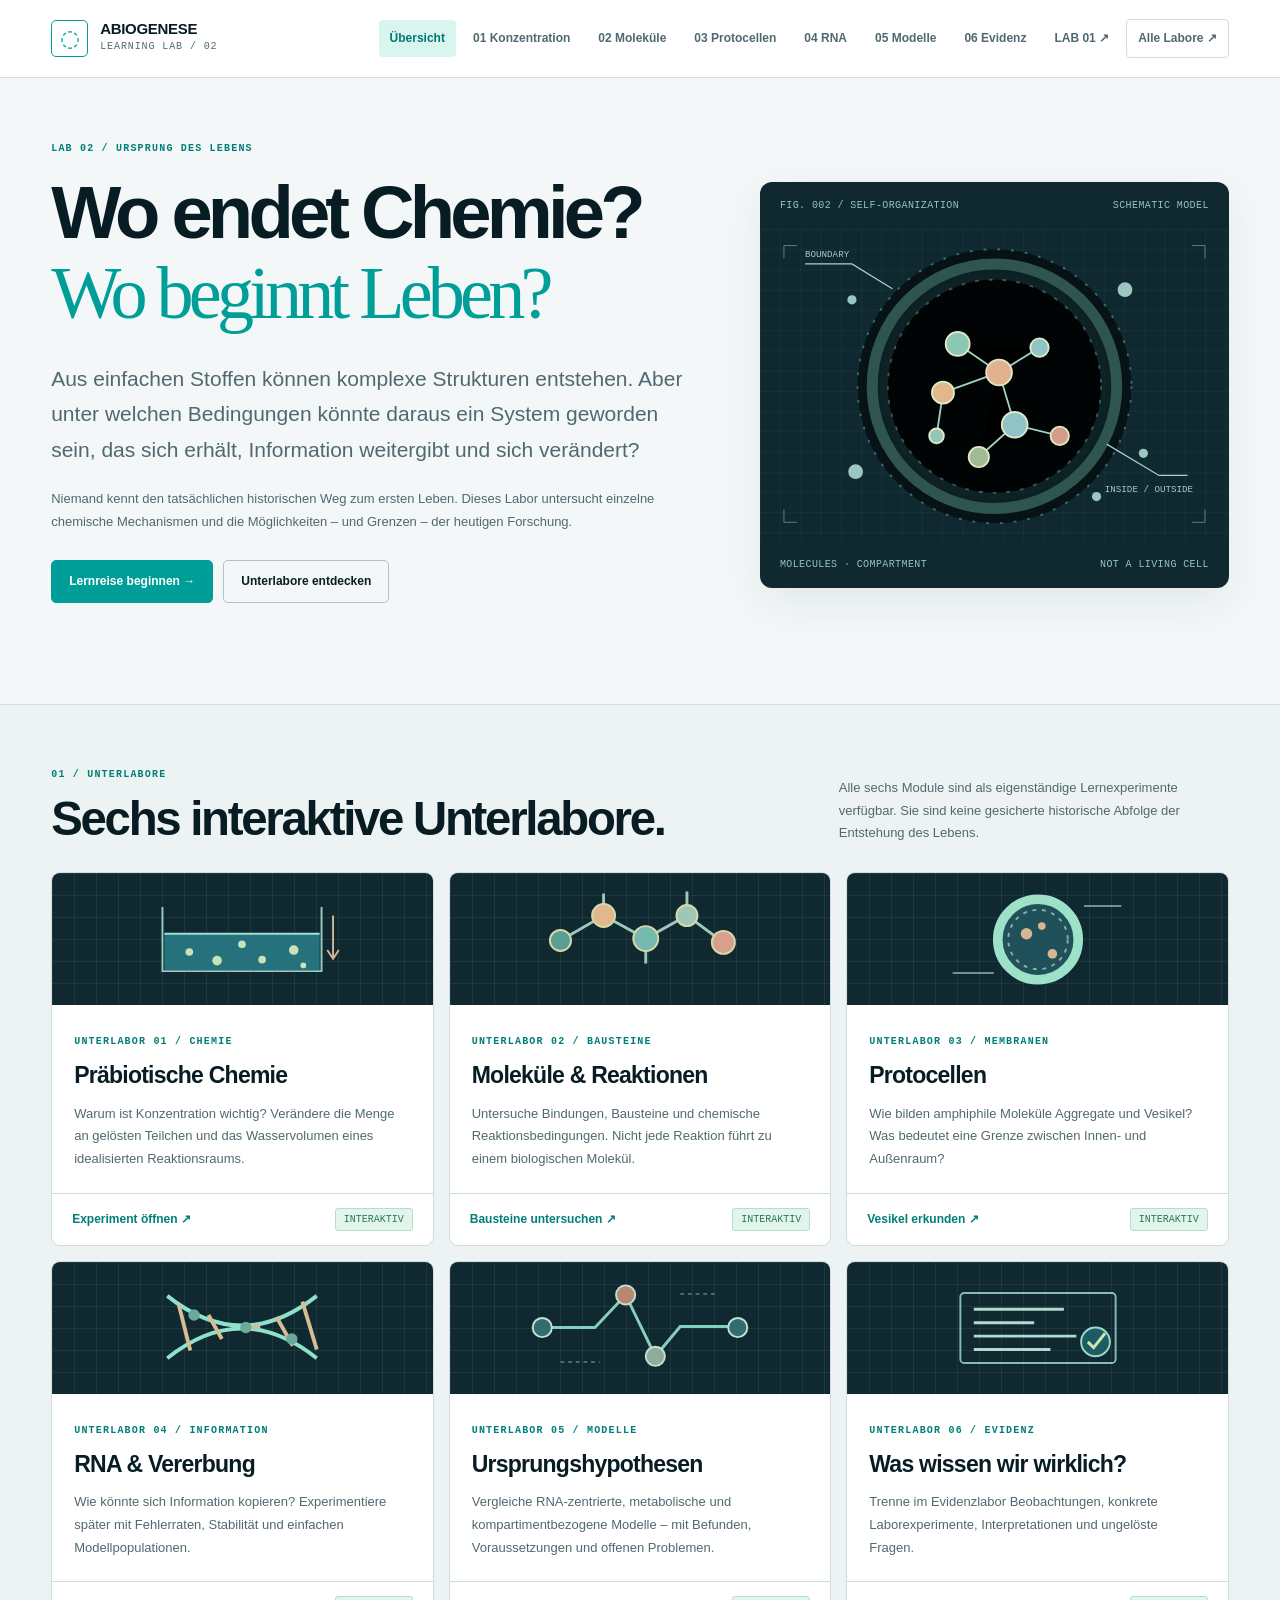
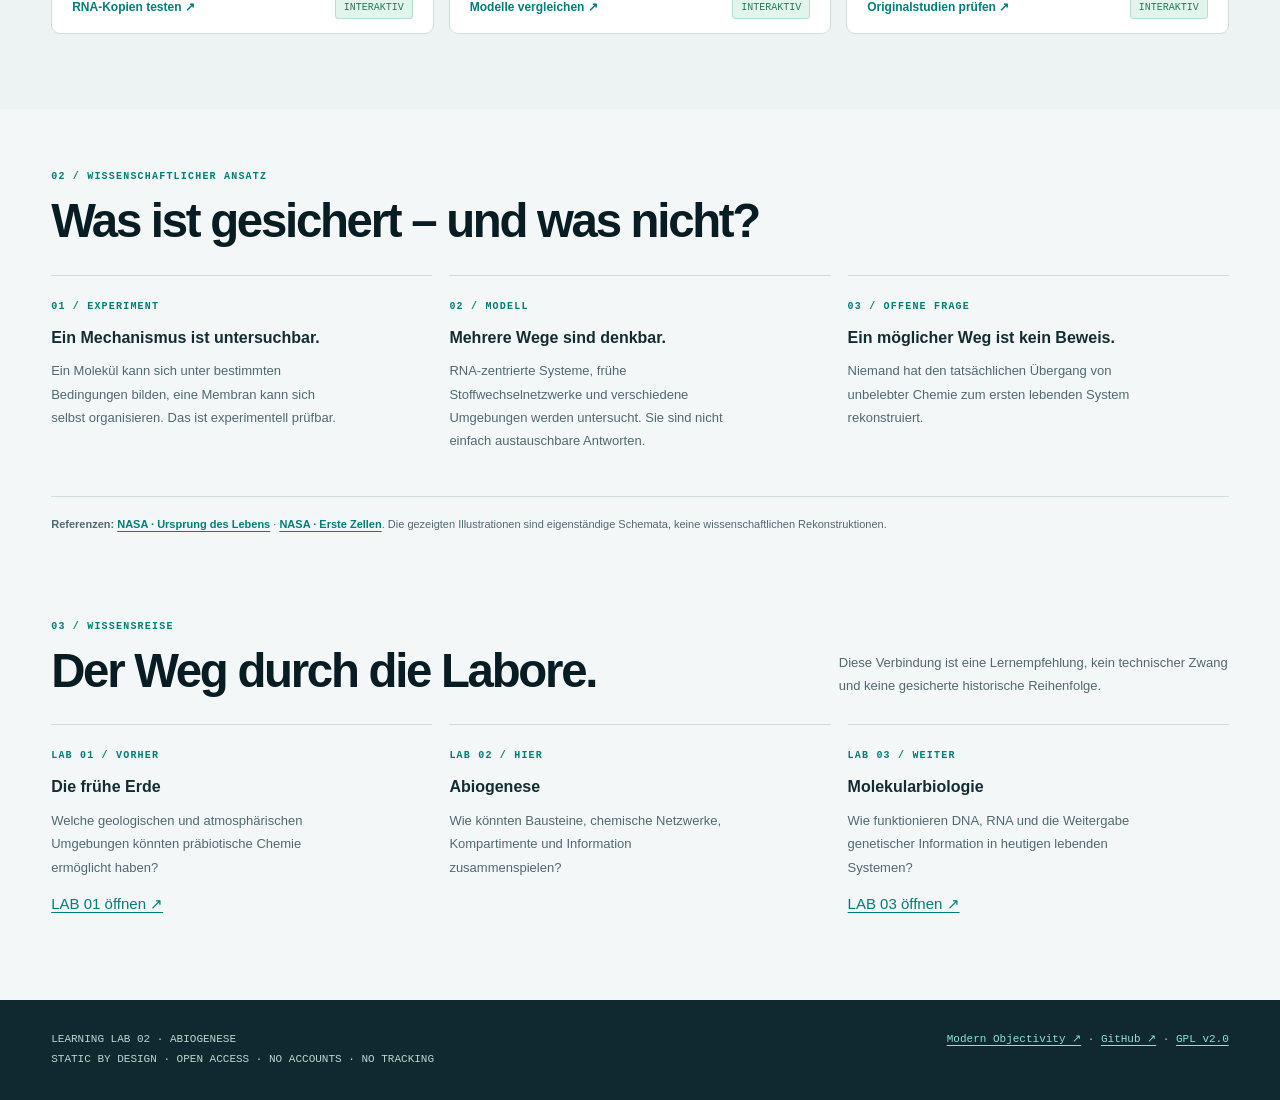
<file: index.html>
<!doctype html>
<html lang="de">
<head>
<meta charset="utf-8"><meta name="viewport" content="width=device-width,initial-scale=1">
<meta name="theme-color" content="#f3f8f6">
<meta name="description" content="LAB 02 – Abiogenese: Vom Molekül zum möglichen Ursprung des Lebens. Interaktive Experimente zu präbiotischer Chemie, Konzentration, Protocellen und Information.">
<title>Abiogenese — Learning Lab 02</title>
<link rel="stylesheet" href="modern-objectivity.css">
<link rel="stylesheet" href="abiogenesis.css">
</head>
<body class="abio">
<a href="#main" class="abio-skip">Zum Inhalt springen</a>
<header class="abio-header"><div class="abio-wrap abio-header-inner">
<a class="abio-brand" href="index.html"><span class="abio-brand-mark" aria-hidden="true">◌</span><span><strong>ABIOGENESE</strong><small>LEARNING LAB / 02</small></span></a>
<nav class="abio-nav" aria-label="Labor-Navigation"><a href="index.html" aria-current="page">Übersicht</a><a href="01_praebiotische_chemie.html">01 Konzentration</a><a href="02_bausteine.html">02 Moleküle</a><a href="03_protocellen.html">03 Protocellen</a><a href="04_rna_information.html">04 RNA</a><a href="05_hypothesen.html">05 Modelle</a><a href="06_evidenzlabor.html">06 Evidenz</a><a href="https://philippklinz.github.io/lab-early-earth/">LAB 01 ↗</a><a class="abio-home" href="https://philippklinz.github.io/learning-labs/">Alle Labore ↗</a></nav>
</div></header>
<main id="main">
<div class="abio-wrap">
<section class="abio-hero" aria-labelledby="lab02-title">
<div>
<div class="abio-eyebrow">LAB 02 / URSPRUNG DES LEBENS</div>
<h1 id="lab02-title">Wo endet Chemie?<br><em>Wo beginnt Leben?</em></h1>
<p class="abio-lead">Aus einfachen Stoffen können komplexe Strukturen entstehen. Aber unter welchen Bedingungen könnte daraus ein System geworden sein, das sich erhält, Information weitergibt und sich verändert?</p>
<p class="abio-hero-note">Niemand kennt den tatsächlichen historischen Weg zum ersten Leben. Dieses Labor untersucht einzelne chemische Mechanismen und die Möglichkeiten – und Grenzen – der heutigen Forschung.</p>
<div class="abio-actions"><a class="abio-link-btn" href="01_praebiotische_chemie.html">Lernreise beginnen →</a><a class="abio-link-btn secondary" href="#unterlabore">Unterlabore entdecken</a></div>
</div>
<div class="abio-hero-graphic" role="img" aria-label="Symbolische Illustration eines membranartigen Vesikels mit Molekülbausteinen; keine Rekonstruktion einer echten frühen Zelle">
<div class="abio-graphic-meta"><span>FIG. 002 / SELF-ORGANIZATION</span><span>SCHEMATIC MODEL</span></div>
<svg viewBox="0 0 510 340" xmlns="http://www.w3.org/2000/svg" aria-hidden="true">
<defs><radialGradient id="vesicle-fill"><stop offset="0" stop-color="#2d666e" stop-opacity=".24"/><stop offset=".9" stop-color="#347f83" stop-opacity=".47"/><stop offset="1" stop-color="#54a9a3" stop-opacity=".1"/></radialGradient><pattern id="abio-grid" width="22" height="22" patternUnits="userSpaceOnUse"><path d="M22 0H0V22" stroke="#a9d7c4" stroke-opacity=".09" fill="none"/></pattern></defs>
<rect width="510" height="340" fill="url(#abio-grid)"/>
<circle cx="255" cy="171" r="133" fill="url(#vesicle-fill)" stroke="#72cbbb" stroke-width="12" opacity=".92"/>
<circle cx="255" cy="171" r="116" stroke="#abd7c8" stroke-width="2" stroke-dasharray="4 11" opacity=".85"/>
<circle cx="255" cy="171" r="149" stroke="#5ca5a1" stroke-width="2" stroke-dasharray="3 12" opacity=".55"/>
<g stroke="#9cd3c1" stroke-width="2"><path d="M215 125L260 156 304 129"/><path d="M260 156L277 213 238 248"/><path d="M277 213L326 225"/><path d="M260 156L199 178"/><path d="M199 178L192 225"/></g>
<g stroke="#e2e8c8" stroke-width="2">
<circle cx="215" cy="125" r="13" fill="#8cc7b6"/><circle cx="260" cy="156" r="14" fill="#e2b18d"/><circle cx="304" cy="129" r="10" fill="#8fc3c7"/>
<circle cx="277" cy="213" r="14" fill="#8fc3c7"/><circle cx="238" cy="248" r="11" fill="#9fbc92"/><circle cx="326" cy="225" r="10" fill="#d49d87"/>
<circle cx="199" cy="178" r="12" fill="#e0b88c"/><circle cx="192" cy="225" r="8" fill="#93c6b4"/>
</g>
<g fill="#9cc7c1"><circle cx="100" cy="77" r="5"/><circle cx="397" cy="66" r="8"/><circle cx="417" cy="244" r="5"/><circle cx="104" cy="264" r="8"/><circle cx="366" cy="291" r="5"/></g>
<path d="M144 65l-44-27h-51M377 234l57 34h31" stroke="#a7d5c5" stroke-width="1.3" fill="none"/>
<text x="49" y="30" font-size="10" font-family="monospace" fill="#a4ccc3">BOUNDARY</text>
<text x="471" y="286" text-anchor="end" font-size="10" font-family="monospace" fill="#a4ccc3">INSIDE / OUTSIDE</text>
<path d="M26 18h14M26 18v14M470 18h14v14M26 305v14h14M470 319h14v-14" stroke="#8bb8ad" opacity=".65" fill="none"/>
</svg>
<div class="abio-graphic-meta"><span>MOLECULES · COMPARTMENT</span><span>NOT A LIVING CELL</span></div>
</div>
</section>
</div>
<section class="abio-section alt" id="unterlabore">
<div class="abio-wrap">
<div class="abio-section-title"><div><div class="abio-eyebrow">01 / UNTERLABORE</div><h2>Sechs interaktive Unterlabore.</h2></div><p>Alle sechs Module sind als eigenständige Lernexperimente verfügbar. Sie sind keine gesicherte historische Abfolge der Entstehung des Lebens.</p></div>
<div class="abio-card-grid">
<article class="abio-module">
<div class="abio-module-art"><svg viewBox="0 0 260 120" fill="none" aria-hidden="true"><path d="M47 26V93h166V26" stroke="#9ccac1" stroke-width="2"/><path d="M49 54H211V92H49Z" fill="#2a7f8a" opacity=".85"/><path d="M49 54H211" stroke="#9de1d4" stroke-width="2"/><g fill="#cae2b8"><circle cx="75" cy="73" r="4"/><circle cx="104" cy="82" r="5"/><circle cx="130" cy="65" r="4"/><circle cx="151" cy="81" r="4"/><circle cx="184" cy="71" r="5"/><circle cx="194" cy="87" r="3"/></g><path d="M225 35v45m-6-9 6 9 6-9" stroke="#d3b695" stroke-width="2"/></svg></div>
<div class="abio-module-body"><span class="abio-eyebrow">UNTERLABOR 01 / CHEMIE</span><h3>Präbiotische Chemie</h3><p>Warum ist Konzentration wichtig? Verändere die Menge an gelösten Teilchen und das Wasservolumen eines idealisierten Reaktionsraums.</p></div>
<div class="abio-module-foot"><a href="01_praebiotische_chemie.html">Experiment öffnen ↗</a><span class="abio-tag live">INTERAKTIV</span></div>
</article>
<article class="abio-module">
<div class="abio-module-art"><svg viewBox="0 0 260 120" fill="none" aria-hidden="true"><g stroke="#9cc9b9" stroke-width="3"><path d="M47 61L92 35 136 59 179 35 217 63"/><path d="M92 35v-23M136 59v26M179 35v-25"/></g><g stroke="#d7d8aa" stroke-width="2"><circle cx="47" cy="61" r="11" fill="#5a9e96"/><circle cx="92" cy="35" r="12" fill="#e1b78d"/><circle cx="136" cy="59" r="13" fill="#76b9af"/><circle cx="179" cy="35" r="11" fill="#a0c6b7"/><circle cx="217" cy="63" r="12" fill="#d99f8d"/></g></svg></div>
<div class="abio-module-body"><span class="abio-eyebrow">UNTERLABOR 02 / BAUSTEINE</span><h3>Moleküle &amp; Reaktionen</h3><p>Untersuche Bindungen, Bausteine und chemische Reaktionsbedingungen. Nicht jede Reaktion führt zu einem biologischen Molekül.</p></div>
<div class="abio-module-foot"><a href="02_bausteine.html">Bausteine untersuchen ↗</a><span class="abio-tag live">INTERAKTIV</span></div>
</article>
<article class="abio-module">
<div class="abio-module-art"><svg viewBox="0 0 260 120" fill="none" aria-hidden="true"><circle cx="130" cy="60" r="42" stroke="#9ee1c9" stroke-width="10" fill="#20515b"/><circle cx="130" cy="60" r="31" stroke="#87b2a2" stroke-width="2" stroke-dasharray="4 6"/><g fill="#d8b692"><circle cx="118" cy="54" r="6"/><circle cx="145" cy="75" r="5"/><circle cx="134" cy="46" r="4"/></g><path d="M41 95h43M178 25h39" stroke="#8cb9ae" stroke-width="1.5"/></svg></div>
<div class="abio-module-body"><span class="abio-eyebrow">UNTERLABOR 03 / MEMBRANEN</span><h3>Protocellen</h3><p>Wie bilden amphiphile Moleküle Aggregate und Vesikel? Was bedeutet eine Grenze zwischen Innen- und Außenraum?</p></div>
<div class="abio-module-foot"><a href="03_protocellen.html">Vesikel erkunden ↗</a><span class="abio-tag live">INTERAKTIV</span></div>
</article>
<article class="abio-module">
<div class="abio-module-art"><svg viewBox="0 0 260 120" fill="none" aria-hidden="true"><path d="M52 27Q130 89 208 27M52 92Q130 30 208 92" stroke="#8de2cb" stroke-width="4"/><path d="M64 36l12 48M95 47l14 25M135 61l14-2M166 49l17 30M193 33l15 50" stroke="#d7bd95" stroke-width="4"/><g fill="#6ba99d"><circle cx="80" cy="47" r="6"/><circle cx="134" cy="60" r="6"/><circle cx="182" cy="72" r="6"/></g></svg></div>
<div class="abio-module-body"><span class="abio-eyebrow">UNTERLABOR 04 / INFORMATION</span><h3>RNA &amp; Vererbung</h3><p>Wie könnte sich Information kopieren? Experimentiere später mit Fehlerraten, Stabilität und einfachen Modellpopulationen.</p></div>
<div class="abio-module-foot"><a href="04_rna_information.html">RNA-Kopien testen ↗</a><span class="abio-tag live">INTERAKTIV</span></div>
</article>
<article class="abio-module">
<div class="abio-module-art"><svg viewBox="0 0 260 120" fill="none" aria-hidden="true"><path d="M28 60h55l32-34 31 64 26-31h60" stroke="#85d0bc" stroke-width="3"/><g stroke="#c6dfd1" stroke-width="2"><circle cx="28" cy="60" r="10" fill="#326c71"/><circle cx="115" cy="26" r="10" fill="#b78a6f"/><circle cx="146" cy="90" r="10" fill="#8eac9c"/><circle cx="232" cy="60" r="10" fill="#326c71"/></g><path d="M47 96h41M172 25h40" stroke="#80b8ae" stroke-dasharray="4 4"/></svg></div>
<div class="abio-module-body"><span class="abio-eyebrow">UNTERLABOR 05 / MODELLE</span><h3>Ursprungshypothesen</h3><p>Vergleiche RNA-zentrierte, metabolische und kompartimentbezogene Modelle – mit Befunden, Voraussetzungen und offenen Problemen.</p></div>
<div class="abio-module-foot"><a href="05_hypothesen.html">Modelle vergleichen ↗</a><span class="abio-tag live">INTERAKTIV</span></div>
</article>
<article class="abio-module">
<div class="abio-module-art"><svg viewBox="0 0 260 120" fill="none" aria-hidden="true"><rect x="49" y="24" width="162" height="73" rx="4" stroke="#86bdb3" stroke-width="2"/><path d="M63 41h94M63 55h63M63 69h107M63 83h80" stroke="#b0dad0" stroke-width="3"/><circle cx="190" cy="75" r="15" fill="#1c5b63" stroke="#9edbc6" stroke-width="2"/><path d="M182 75l6 6 12-15" stroke="#d1e4b4" stroke-width="3"/></svg></div>
<div class="abio-module-body"><span class="abio-eyebrow">UNTERLABOR 06 / EVIDENZ</span><h3>Was wissen wir wirklich?</h3><p>Trenne im Evidenzlabor Beobachtungen, konkrete Laborexperimente, Interpretationen und ungelöste Fragen.</p></div>
<div class="abio-module-foot"><a href="06_evidenzlabor.html">Originalstudien prüfen ↗</a><span class="abio-tag live">INTERAKTIV</span></div>
</article>
</div>
</div>
</section>
<section class="abio-lower"><div class="abio-wrap">
<div class="abio-section-title"><div><div class="abio-eyebrow">02 / WISSENSCHAFTLICHER ANSATZ</div><h2>Was ist gesichert – und was nicht?</h2></div></div>
<div class="abio-columns">
<div class="abio-info"><span class="abio-eyebrow">01 / EXPERIMENT</span><strong>Ein Mechanismus ist untersuchbar.</strong><p>Ein Molekül kann sich unter bestimmten Bedingungen bilden, eine Membran kann sich selbst organisieren. Das ist experimentell prüfbar.</p></div>
<div class="abio-info"><span class="abio-eyebrow">02 / MODELL</span><strong>Mehrere Wege sind denkbar.</strong><p>RNA-zentrierte Systeme, frühe Stoffwechselnetzwerke und verschiedene Umgebungen werden untersucht. Sie sind nicht einfach austauschbare Antworten.</p></div>
<div class="abio-info"><span class="abio-eyebrow">03 / OFFENE FRAGE</span><strong>Ein möglicher Weg ist kein Beweis.</strong><p>Niemand hat den tatsächlichen Übergang von unbelebter Chemie zum ersten lebenden System rekonstruiert.</p></div>
</div>
<div class="abio-references"><strong>Referenzen:</strong> <a href="https://astrobiology.nasa.gov/education/alp/how-did-life-first-emerge-on-earth/">NASA · Ursprung des Lebens</a> · <a href="https://astrobiology.nasa.gov/education/alp/first-cells-arise/">NASA · Erste Zellen</a>. Die gezeigten Illustrationen sind eigenständige Schemata, keine wissenschaftlichen Rekonstruktionen.</div>
</div></section>
<section class="abio-wrap abio-lower" style="padding-top:0">
<div class="abio-section-title"><div><div class="abio-eyebrow">03 / WISSENSREISE</div><h2>Der Weg durch die Labore.</h2></div><p>Diese Verbindung ist eine Lernempfehlung, kein technischer Zwang und keine gesicherte historische Reihenfolge.</p></div>
<div class="abio-columns">
<div class="abio-info"><span class="abio-eyebrow">LAB 01 / VORHER</span><strong>Die frühe Erde</strong><p>Welche geologischen und atmosphärischen Umgebungen könnten präbiotische Chemie ermöglicht haben?</p><a href="https://philippklinz.github.io/lab-early-earth/">LAB 01 öffnen ↗</a></div>
<div class="abio-info"><span class="abio-eyebrow">LAB 02 / HIER</span><strong>Abiogenese</strong><p>Wie könnten Bausteine, chemische Netzwerke, Kompartimente und Information zusammenspielen?</p></div>
<div class="abio-info"><span class="abio-eyebrow">LAB 03 / WEITER</span><strong>Molekularbiologie</strong><p>Wie funktionieren DNA, RNA und die Weitergabe genetischer Information in heutigen lebenden Systemen?</p><a href="https://philippklinz.github.io/lab-molecular-biology/">LAB 03 öffnen ↗</a></div>
</div>
</section>
</main>
<footer class="abio-footer"><div class="abio-wrap abio-footer-inner"><span>LEARNING LAB 02 · ABIOGENESE<br>STATIC BY DESIGN · OPEN ACCESS · NO ACCOUNTS · NO TRACKING</span><span><a href="https://philippklinz.github.io/modern-objectivity-style/">Modern Objectivity ↗</a> · <a href="https://github.com/philippklinz/lab-abiogenesis">GitHub ↗</a> · <a href="LICENSE">GPL v2.0</a></span></div></footer>
</body>
</html>
</file>
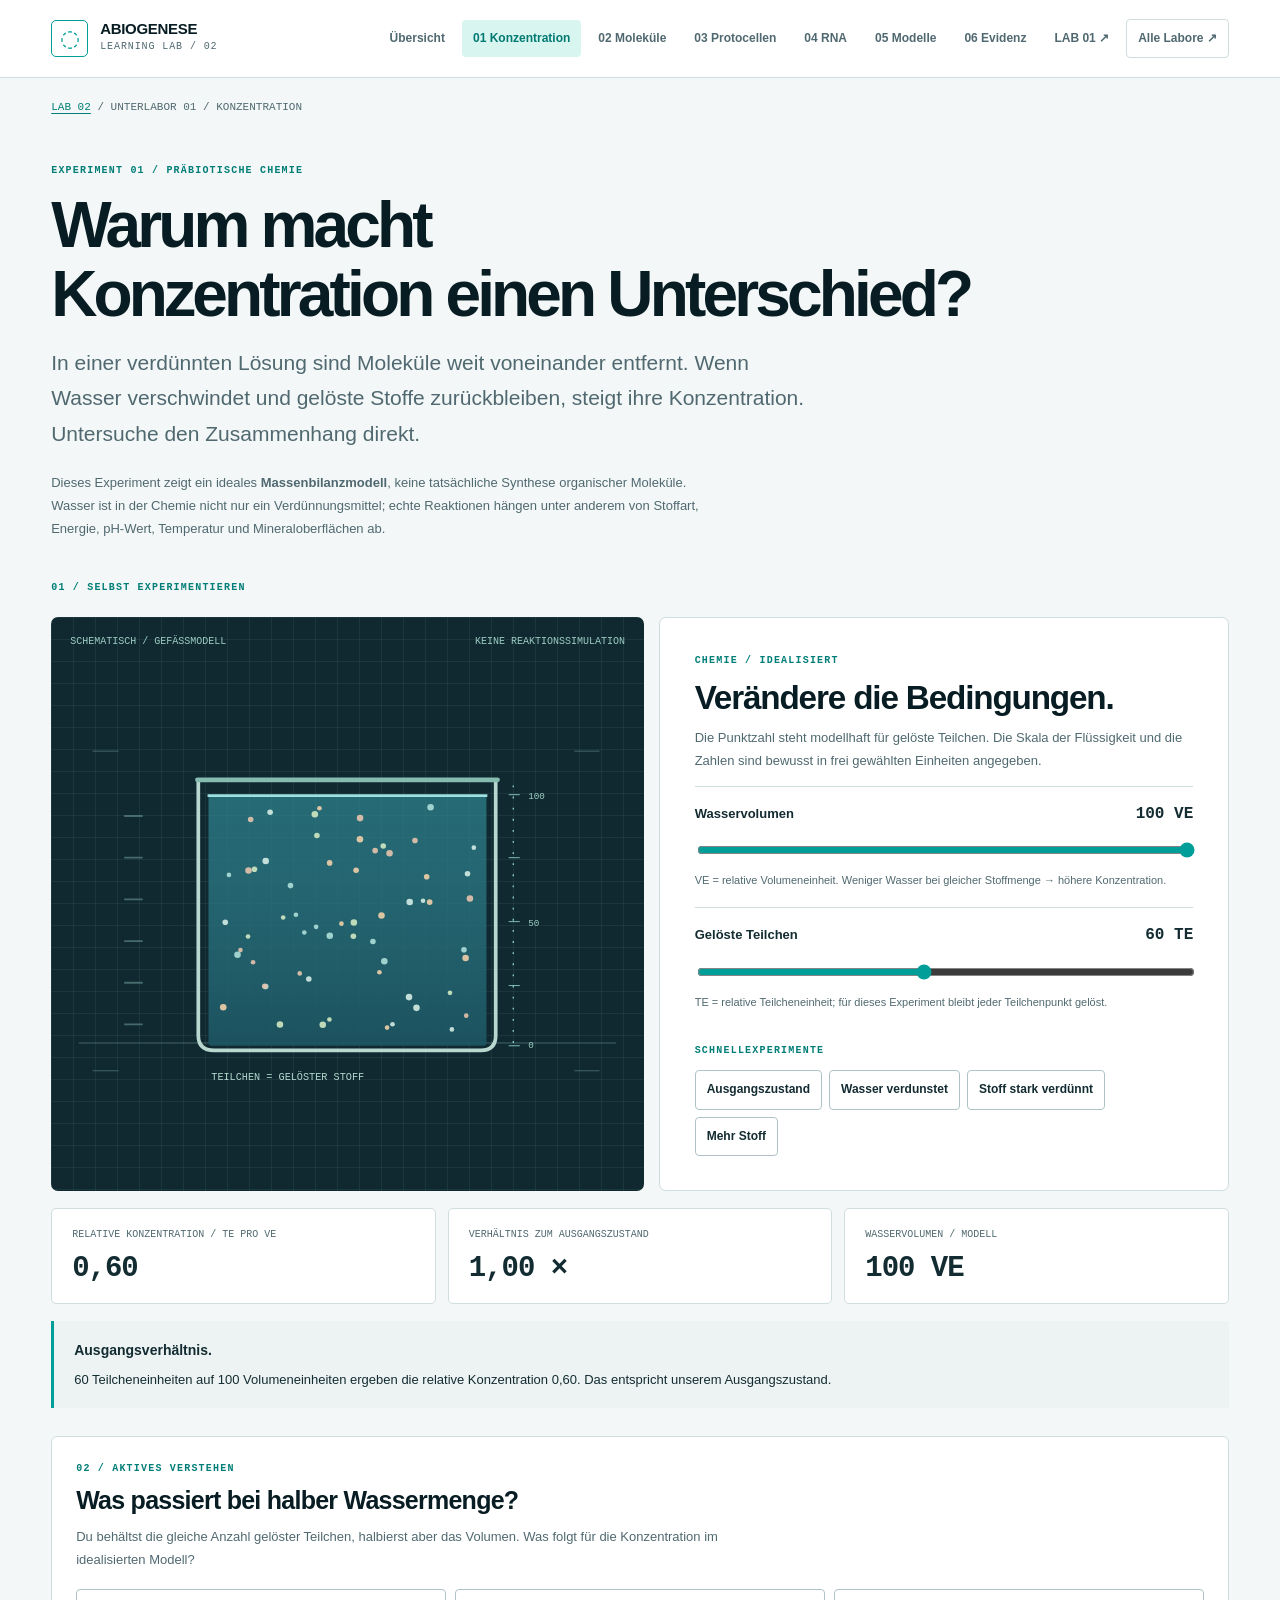
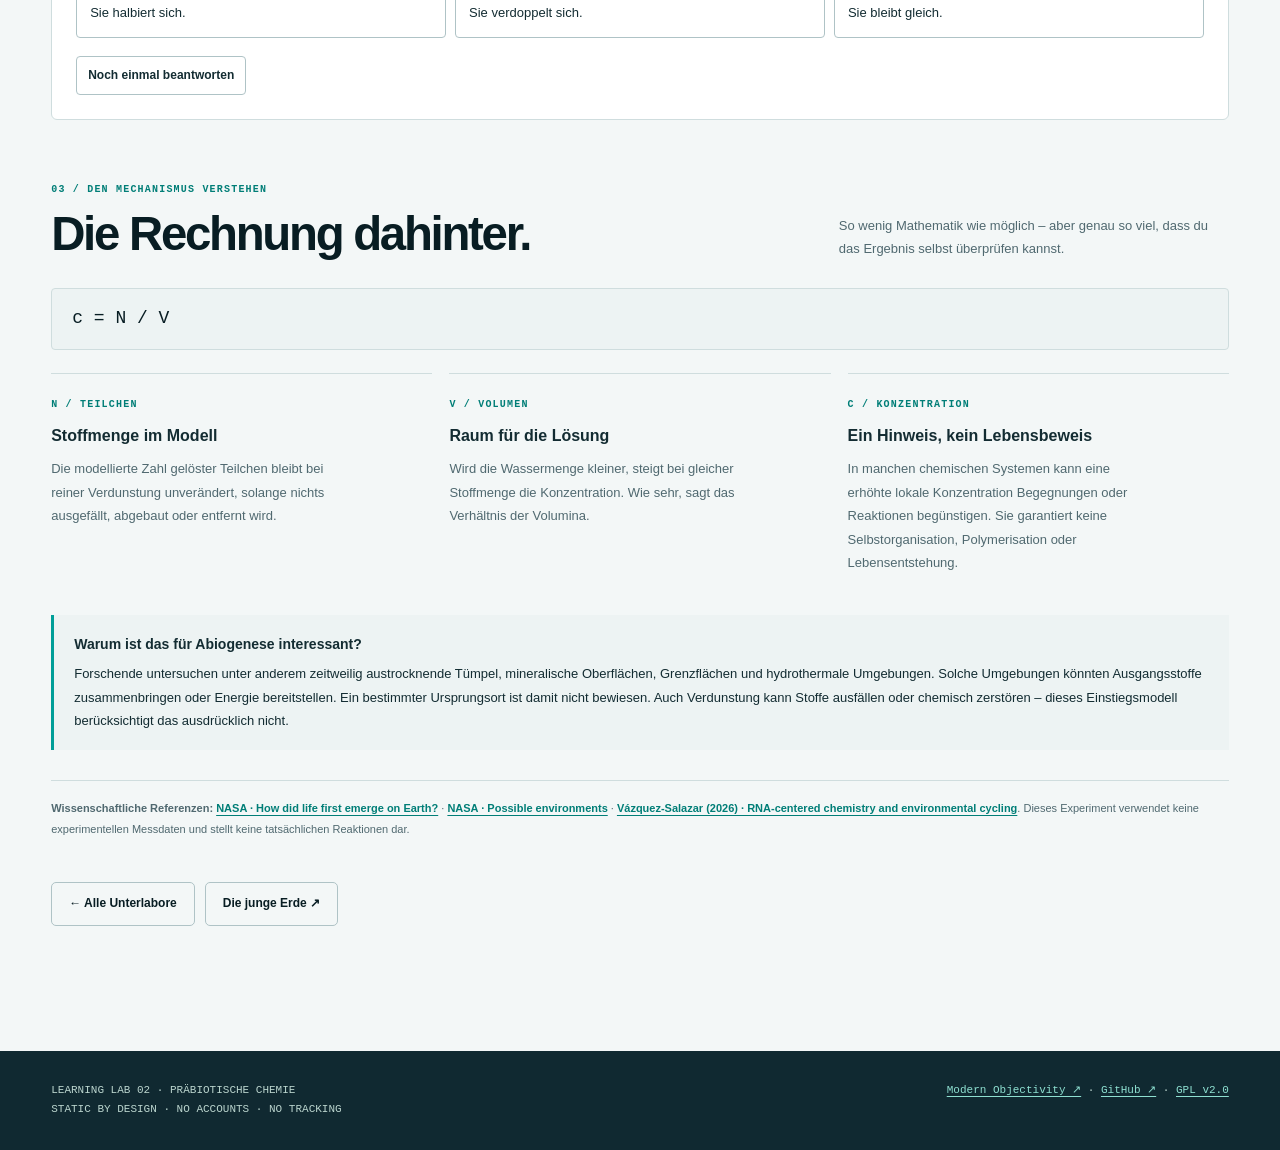
<file: 01_praebiotische_chemie.html>
<!doctype html>
<html lang="de">
<head>
<meta charset="utf-8"><meta name="viewport" content="width=device-width,initial-scale=1">
<meta name="theme-color" content="#f3f8f6">
<meta name="description" content="Interaktives Konzentrationsexperiment: Verändere die Wassermenge und Stoffmenge in einem idealisierten präbiotischen Reaktionsraum.">
<title>Präbiotische Chemie — Learning Lab 02</title>
<link rel="stylesheet" href="modern-objectivity.css">
<link rel="stylesheet" href="abiogenesis.css">
<script defer src="chemistry-lab.js"></script>
</head>
<body class="abio">
<a href="#main" class="abio-skip">Zum Inhalt springen</a>
<header class="abio-header"><div class="abio-wrap abio-header-inner">
<a class="abio-brand" href="index.html"><span class="abio-brand-mark" aria-hidden="true">◌</span><span><strong>ABIOGENESE</strong><small>LEARNING LAB / 02</small></span></a>
<nav class="abio-nav" aria-label="Labor-Navigation"><a href="index.html">Übersicht</a><a href="01_praebiotische_chemie.html" aria-current="page">01 Konzentration</a><a href="02_bausteine.html">02 Moleküle</a><a href="03_protocellen.html">03 Protocellen</a><a href="04_rna_information.html">04 RNA</a><a href="05_hypothesen.html">05 Modelle</a><a href="06_evidenzlabor.html">06 Evidenz</a><a href="https://philippklinz.github.io/lab-early-earth/">LAB 01 ↗</a><a class="abio-home" href="https://philippklinz.github.io/learning-labs/">Alle Labore ↗</a></nav>
</div></header>
<main id="main" class="abio-wrap">
<div class="abio-crumb"><a href="index.html">LAB 02</a> / UNTERLABOR 01 / KONZENTRATION</div>
<section class="abio-experiment-head">
<div class="abio-eyebrow">EXPERIMENT 01 / PRÄBIOTISCHE CHEMIE</div>
<h1>Warum macht<br>Konzentration einen Unterschied?</h1>
<p class="abio-lead">In einer verdünnten Lösung sind Moleküle weit voneinander entfernt. Wenn Wasser verschwindet und gelöste Stoffe zurückbleiben, steigt ihre Konzentration. Untersuche den Zusammenhang direkt.</p>
<p class="abio-hero-note">Dieses Experiment zeigt ein ideales <strong>Massenbilanzmodell</strong>, keine tatsächliche Synthese organischer Moleküle. Wasser ist in der Chemie nicht nur ein Verdünnungsmittel; echte Reaktionen hängen unter anderem von Stoffart, Energie, pH-Wert, Temperatur und Mineraloberflächen ab.</p>
</section>
<section aria-labelledby="experiment-title">
<div class="abio-eyebrow">01 / SELBST EXPERIMENTIEREN</div>
<div class="abio-experiment">
<div class="abio-tank" role="img" id="lab-beaker" aria-label="Schematisches Gefäß mit veränderlichem Wasserniveau und Punkten für gelöste Teilchen. Zahlenwerte stehen rechts und unter dem Diagramm.">
<div class="abio-tank-label"><span>SCHEMATISCH / GEFÄSSMODELL</span><span>KEINE REAKTIONSSIMULATION</span></div>
<svg viewBox="0 0 640 440" xmlns="http://www.w3.org/2000/svg" aria-hidden="true">
<defs>
  <linearGradient id="fluid-tint" x1="0" y1="0" x2="0" y2="1"><stop offset="0" stop-color="#328e9a" stop-opacity=".7"/><stop offset="1" stop-color="#1d5562"/></linearGradient>
  <clipPath id="water-clip"><rect id="water-clip-rect" x="171" y="103" width="298" height="270"/></clipPath>
</defs>
<g opacity=".6" stroke="#6c9793" fill="none">
<path d="M30 370H610M45 55h28M565 55h27M45 400h28M565 400h27" stroke-width="1"/>
<path d="M79 350h20m-20-45h20m-20-45h20m-20-45h20m-20-45h20m-20-45h20" stroke-width="2"/>
</g>
<path d="M159 86V362Q159 378 176 378H464Q480 378 480 362V86" stroke="#b8d8cf" stroke-width="4" fill="none" stroke-linecap="round"/>
<path d="M158 86H482" stroke="#86bbaf" stroke-width="5" stroke-linecap="round"/>
<rect id="fluid-body" x="170" y="100" width="300" height="273" fill="url(#fluid-tint)" opacity=".92" rx="3"/>
<line id="fluid-surface" x1="169" y1="103" x2="471" y2="103" stroke="#9ce0e0" stroke-width="3"/>
<g id="particle-cloud" clip-path="url(#water-clip)"></g>
<path d="M499 92V373" stroke="#87c7bd" stroke-dasharray="2 10" stroke-width="1.5"/>
<path d="M494 102h12M494 170h12M494 239h12M494 308h12M494 373h12" stroke="#87c7bd"/>
<text x="515" y="107" font-size="10" fill="#9fcfc3" font-family="monospace">100</text>
<text x="515" y="244" font-size="10" fill="#9fcfc3" font-family="monospace">50</text>
<text x="515" y="375" font-size="10" fill="#9fcfc3" font-family="monospace">0</text>
<text x="173" y="410" font-size="11" fill="#b3d7ce" font-family="monospace">TEILCHEN = GELÖSTER STOFF</text>
</svg>
</div>
<div class="abio-control-panel">
<div class="abio-eyebrow">CHEMIE / IDEALISIERT</div>
<h2 id="experiment-title">Verändere die Bedingungen.</h2>
<p>Die Punktzahl steht modellhaft für gelöste Teilchen. Die Skala der Flüssigkeit und die Zahlen sind bewusst in frei gewählten Einheiten angegeben.</p>
<div class="abio-control">
<div class="abio-control-head"><label for="water-volume">Wasservolumen</label><strong id="water-value">100 VE</strong></div>
<input type="range" id="water-volume" min="20" max="100" step="1" value="100" aria-describedby="water-help">
<div class="abio-control-help" id="water-help">VE = relative Volumeneinheit. Weniger Wasser bei gleicher Stoffmenge → höhere Konzentration.</div>
</div>
<div class="abio-control">
<div class="abio-control-head"><label for="solute-quantity">Gelöste Teilchen</label><strong id="solute-value">60 TE</strong></div>
<input type="range" id="solute-quantity" min="10" max="120" step="1" value="60" aria-describedby="solute-help">
<div class="abio-control-help" id="solute-help">TE = relative Teilcheneinheit; für dieses Experiment bleibt jeder Teilchenpunkt gelöst.</div>
</div>
<div class="abio-eyebrow" style="margin-top:15px">SCHNELLEXPERIMENTE</div>
<div class="abio-presets" role="group" aria-label="Beispielbedingungen wählen">
<button type="button" data-preset="baseline">Ausgangszustand</button>
<button type="button" data-preset="evaporation">Wasser verdunstet</button>
<button type="button" data-preset="dilution">Stoff stark verdünnt</button>
<button type="button" data-preset="more">Mehr Stoff</button>
</div>
</div>
</div>
<div class="abio-results" aria-label="Berechnete Modellwerte">
<div class="abio-metric"><span>RELATIVE KONZENTRATION / TE PRO VE</span><strong id="concentration-result" aria-live="polite">0,60</strong></div>
<div class="abio-metric"><span>VERHÄLTNIS ZUM AUSGANGSZUSTAND</span><strong id="relative-result" aria-live="polite">1,00 ×</strong></div>
<div class="abio-metric"><span>WASSERVOLUMEN / MODELL</span><strong id="volume-result">100 VE</strong></div>
</div>
<div id="experiment-interpretation" class="abio-interpret" role="status" aria-live="polite"><strong>Startpunkt.</strong> 60 relative Teilcheneinheiten verteilen sich auf 100 relative Volumeneinheiten. Verändere das Wasservolumen, um den Effekt zu beobachten.</div>
</section>
<section class="abio-question" aria-labelledby="knowledge-question">
<div class="abio-eyebrow">02 / AKTIVES VERSTEHEN</div>
<h2 id="knowledge-question">Was passiert bei halber Wassermenge?</h2>
<p class="abio-hero-note" style="margin:0">Du behältst die gleiche Anzahl gelöster Teilchen, halbierst aber das Volumen. Was folgt für die Konzentration im idealisierten Modell?</p>
<div class="abio-answers" role="group" aria-label="Lernfrage beantworten">
<button type="button" data-answer="half">Sie halbiert sich.</button>
<button type="button" data-answer="double">Sie verdoppelt sich.</button>
<button type="button" data-answer="same">Sie bleibt gleich.</button>
</div>
<div class="abio-feedback" id="learning-feedback" role="status" aria-live="polite" hidden></div>
<div class="abio-presets"><button type="button" class="abio-reset" id="reset-question">Noch einmal beantworten</button></div>
</section>
<section class="abio-section" aria-labelledby="formula-heading">
<div class="abio-section-title"><div><div class="abio-eyebrow">03 / DEN MECHANISMUS VERSTEHEN</div><h2 id="formula-heading">Die Rechnung dahinter.</h2></div><p>So wenig Mathematik wie möglich – aber genau so viel, dass du das Ergebnis selbst überprüfen kannst.</p></div>
<div class="abio-formula">c = N / V</div>
<div class="abio-columns" style="margin-top:23px">
<div class="abio-info"><span class="abio-eyebrow">N / TEILCHEN</span><strong>Stoffmenge im Modell</strong><p>Die modellierte Zahl gelöster Teilchen bleibt bei reiner Verdunstung unverändert, solange nichts ausgefällt, abgebaut oder entfernt wird.</p></div>
<div class="abio-info"><span class="abio-eyebrow">V / VOLUMEN</span><strong>Raum für die Lösung</strong><p>Wird die Wassermenge kleiner, steigt bei gleicher Stoffmenge die Konzentration. Wie sehr, sagt das Verhältnis der Volumina.</p></div>
<div class="abio-info"><span class="abio-eyebrow">c / KONZENTRATION</span><strong>Ein Hinweis, kein Lebensbeweis</strong><p>In manchen chemischen Systemen kann eine erhöhte lokale Konzentration Begegnungen oder Reaktionen begünstigen. Sie garantiert keine Selbstorganisation, Polymerisation oder Lebensentstehung.</p></div>
</div>
<div class="abio-interpret" style="margin-top:28px"><strong>Warum ist das für Abiogenese interessant?</strong> Forschende untersuchen unter anderem zeitweilig austrocknende Tümpel, mineralische Oberflächen, Grenzflächen und hydrothermale Umgebungen. Solche Umgebungen könnten Ausgangsstoffe zusammenbringen oder Energie bereitstellen. Ein bestimmter Ursprungsort ist damit nicht bewiesen. Auch Verdunstung kann Stoffe ausfällen oder chemisch zerstören – dieses Einstiegsmodell berücksichtigt das ausdrücklich nicht.</div>
<div class="abio-references"><strong>Wissenschaftliche Referenzen:</strong>
<a href="https://astrobiology.nasa.gov/education/alp/how-did-life-first-emerge-on-earth/" target="_blank" rel="noopener noreferrer">NASA · How did life first emerge on Earth?</a> ·
<a href="https://astrobiology.nasa.gov/education/alp/where-life-got-started/" target="_blank" rel="noopener noreferrer">NASA · Possible environments</a> ·
<a href="https://doi.org/10.1016/j.tibs.2026.07.002" target="_blank" rel="noopener noreferrer">Vázquez-Salazar (2026) · RNA-centered chemistry and environmental cycling</a>.
Dieses Experiment verwendet keine experimentellen Messdaten und stellt keine tatsächlichen Reaktionen dar.</div>
<div class="abio-actions"><a class="abio-link-btn secondary" href="index.html">← Alle Unterlabore</a><a class="abio-link-btn secondary" href="https://philippklinz.github.io/lab-early-earth/04_junge_erde.html">Die junge Erde ↗</a></div>
</section>
</main>
<footer class="abio-footer"><div class="abio-wrap abio-footer-inner"><span>LEARNING LAB 02 · PRÄBIOTISCHE CHEMIE<br>STATIC BY DESIGN · NO ACCOUNTS · NO TRACKING</span><span><a href="https://philippklinz.github.io/modern-objectivity-style/">Modern Objectivity ↗</a> · <a href="https://github.com/philippklinz/lab-abiogenesis">GitHub ↗</a> · <a href="LICENSE">GPL v2.0</a></span></div></footer>
</body>
</html>
</file>
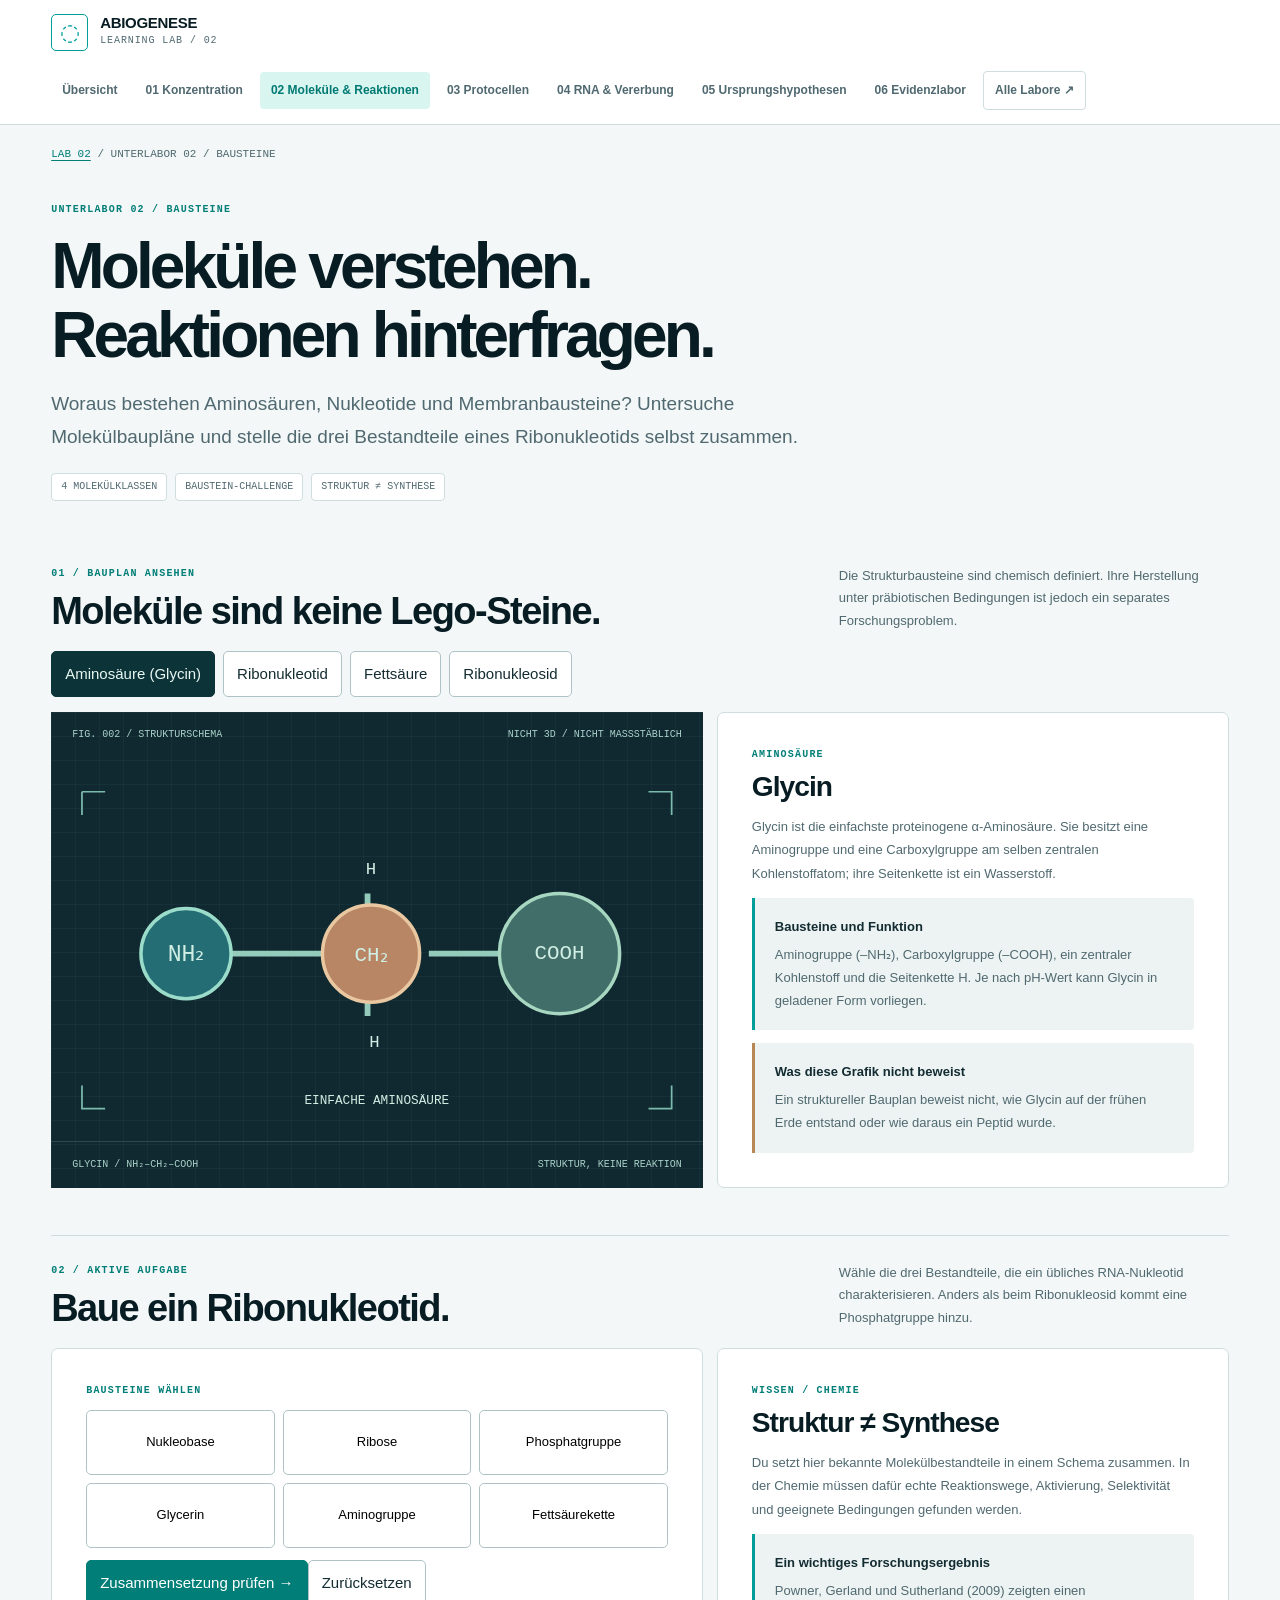
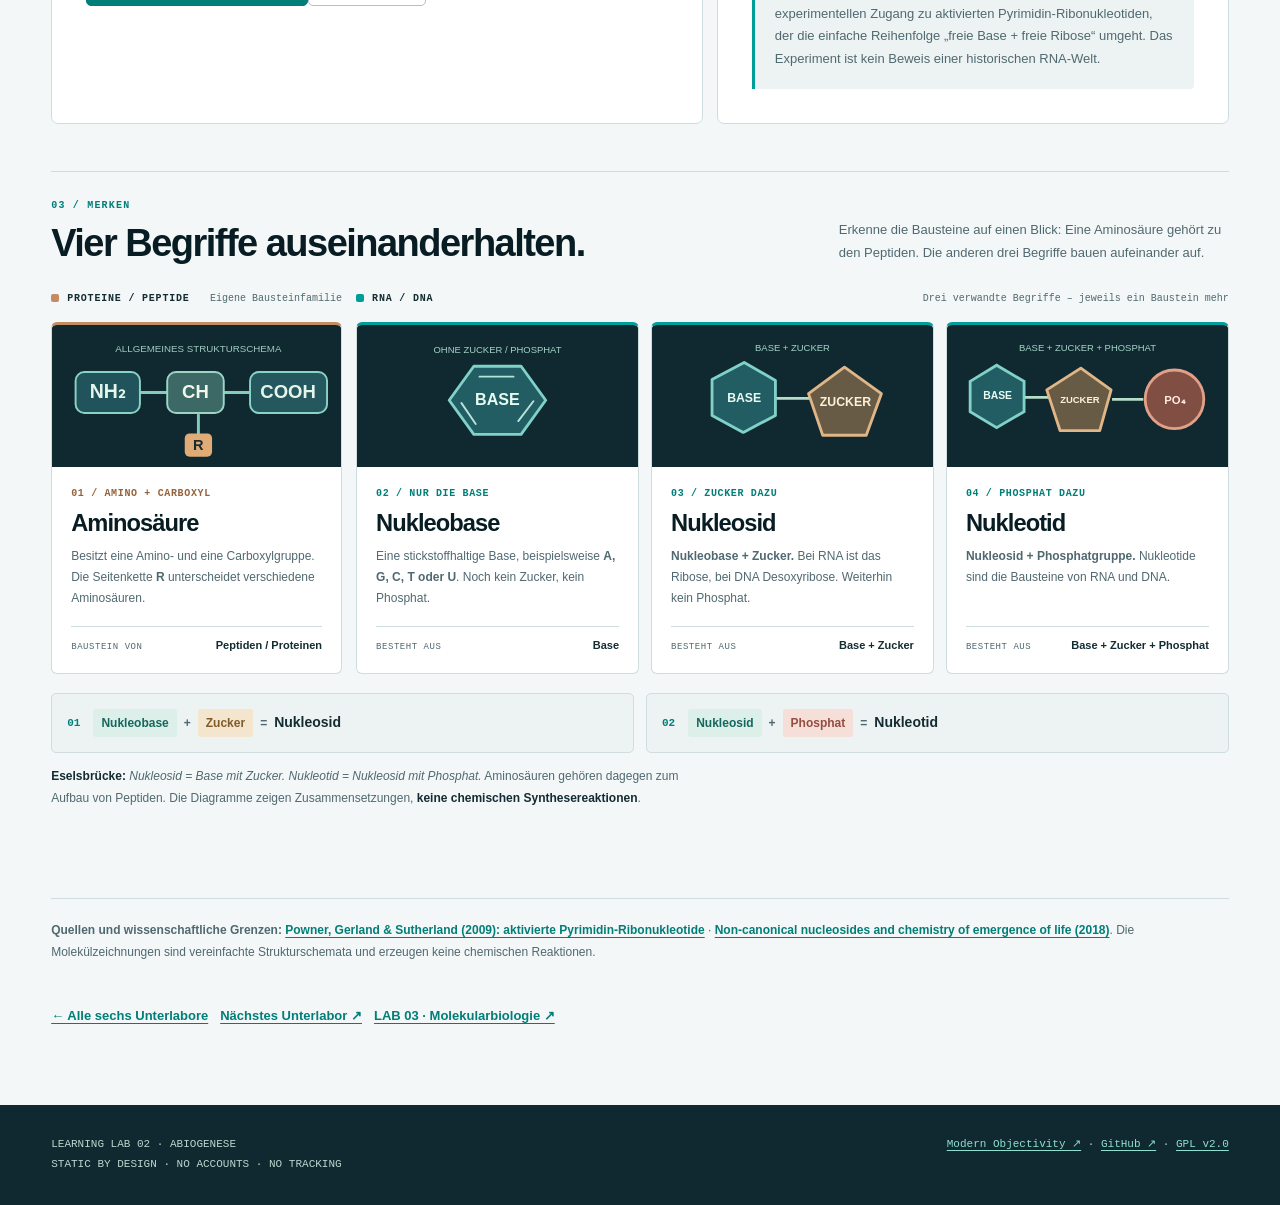
<file: 02_bausteine.html>
<!doctype html>
<html lang="de"><head><meta charset="utf-8"><meta name="viewport" content="width=device-width,initial-scale=1">
<meta name="theme-color" content="#f3f8f6"><title>Moleküle & Reaktionen — Learning Lab 02</title>
<meta name="description" content="Woraus bestehen Aminosäuren, Nukleotide und Membranbausteine? Untersuche Molekülbaupläne und stelle die drei Bestandteile eines Ribonukleotids selbst zusammen.">
<link rel="stylesheet" href="modern-objectivity.css"><link rel="stylesheet" href="abiogenesis.css"><link rel="stylesheet" href="lab02-modules.css">
<script defer src="lab02-modules.js"></script></head>
<body class="abio" data-sublab="02"><a class="abio-skip" href="#main">Zum Inhalt springen</a>
<header class="abio-header"><div class="abio-wrap abio-header-inner">
<a href="index.html" class="abio-brand"><span class="abio-brand-mark" aria-hidden="true">◌</span><span><strong>ABIOGENESE</strong><small>LEARNING LAB / 02</small></span></a>
<nav class="abio-nav" aria-label="Labor-Navigation">
<a href="index.html">Übersicht</a><a href="01_praebiotische_chemie.html">01 Konzentration</a>
<a href="02_bausteine.html" aria-current="page">02 Moleküle & Reaktionen</a><a href="03_protocellen.html">03 Protocellen</a><a href="04_rna_information.html">04 RNA & Vererbung</a><a href="05_hypothesen.html">05 Ursprungshypothesen</a><a href="06_evidenzlabor.html">06 Evidenzlabor</a>
<a class="abio-home" href="https://philippklinz.github.io/learning-labs/">Alle Labore ↗</a></nav></div></header>
<main id="main" class="abio-wrap"><div class="abio-crumb"><a href="index.html">LAB 02</a> / UNTERLABOR 02 / BAUSTEINE</div>
<section class="lab-intro"><div class="abio-eyebrow">UNTERLABOR 02 / Bausteine</div><h1>Moleküle verstehen.<br>Reaktionen hinterfragen.</h1>
<p>Woraus bestehen Aminosäuren, Nukleotide und Membranbausteine? Untersuche Molekülbaupläne und stelle die drei Bestandteile eines Ribonukleotids selbst zusammen.</p><div class="lab-index"><span>4 MOLEKÜLKLASSEN</span><span>BAUSTEIN-CHALLENGE</span><span>STRUKTUR ≠ SYNTHESE</span></div></section>

<section class="lab-section" aria-labelledby="molecule-title"><div class="lab-section-head"><div><div class="abio-eyebrow">01 / BAUPLAN ANSEHEN</div><h2 id="molecule-title">Moleküle sind keine Lego-Steine.</h2></div><p>Die Strukturbausteine sind chemisch definiert. Ihre Herstellung unter präbiotischen Bedingungen ist jedoch ein separates Forschungsproblem.</p></div>
<div class="lab-buttons" id="molecule-tabs" role="group" aria-label="Molekül auswählen">
<button type="button" class="lab-button" data-molecule="amino" aria-pressed="true">Aminosäure (Glycin)</button>
<button type="button" class="lab-button" data-molecule="nucleotide" aria-pressed="false">Ribonukleotid</button>
<button type="button" class="lab-button" data-molecule="fatty" aria-pressed="false">Fettsäure</button>
<button type="button" class="lab-button" data-molecule="nucleoside" aria-pressed="false">Ribonukleosid</button></div>
<div class="lab-grid"><div class="lab-art"><div class="lab-art-head"><span>FIG. 002 / STRUKTURSCHEMA</span><span>NICHT 3D / NICHT MASSSTÄBLICH</span></div>
<div id="molecule-art" role="img" aria-label="Schematische Molekülstruktur; die Beschriftung und Bestandteile werden rechts erläutert."></div>
<div class="lab-art-foot"><span id="molecule-formula">GLYCIN / NH₂–CH₂–COOH</span><span>STRUKTUR, KEINE REAKTION</span></div></div>
<div class="lab-pane"><div class="lab-pane-inner"><div class="abio-eyebrow" id="molecule-tag">AMINOSÄURE</div><h3 id="molecule-name">Glycin</h3><p id="molecule-description">Glycin ist eine einfache Aminosäure mit einer Amino- und einer Carboxylgruppe.</p><div class="lab-info"><strong>Bausteine und Funktion</strong><p id="molecule-parts">Aminogruppe, Carboxylgruppe, zentrales Kohlenstoffatom und Wasserstoff.</p></div><div class="lab-info" style="margin-top:13px;border-color:#b88756"><strong>Was diese Grafik nicht beweist</strong><p id="molecule-limit">Keine präbiotische Synthesereaktion wird hier berechnet.</p></div></div></div></div></section>
<section class="lab-section" aria-labelledby="molecule-quiz-title"><div class="lab-section-head"><div><div class="abio-eyebrow">02 / AKTIVE AUFGABE</div><h2 id="molecule-quiz-title">Baue ein Ribonukleotid.</h2></div><p>Wähle die drei Bestandteile, die ein übliches RNA-Nukleotid charakterisieren. Anders als beim Ribonukleosid kommt eine Phosphatgruppe hinzu.</p></div>
<div class="lab-grid"><div class="lab-pane"><div class="lab-pane-inner"><div class="abio-eyebrow">BAUSTEINE WÄHLEN</div>
<div class="lab-token-grid" id="build-tokens" role="group" aria-label="Molekülbestandteile">
<button data-part="base" type="button" aria-pressed="false">Nukleobase</button><button data-part="ribose" type="button" aria-pressed="false">Ribose</button><button data-part="phosphate" type="button" aria-pressed="false">Phosphatgruppe</button>
<button data-part="glycerol" type="button" aria-pressed="false">Glycerin</button><button data-part="amino" type="button" aria-pressed="false">Aminogruppe</button><button data-part="tail" type="button" aria-pressed="false">Fettsäurekette</button></div>
<button id="build-check" class="lab-button primary" type="button">Zusammensetzung prüfen →</button><button id="build-reset" class="lab-button" type="button">Zurücksetzen</button><div id="build-feedback" class="lab-feedback" role="status" aria-live="polite"></div></div></div>
<div class="lab-pane"><div class="lab-pane-inner"><div class="abio-eyebrow">WISSEN / CHEMIE</div><h3>Struktur ≠ Synthese</h3><p>Du setzt hier bekannte Molekülbestandteile in einem Schema zusammen. In der Chemie müssen dafür echte Reaktionswege, Aktivierung, Selektivität und geeignete Bedingungen gefunden werden.</p><div class="lab-info"><strong>Ein wichtiges Forschungsergebnis</strong><p>Powner, Gerland und Sutherland (2009) zeigten einen experimentellen Zugang zu aktivierten Pyrimidin-Ribonukleotiden, der die einfache Reihenfolge „freie Base + freie Ribose“ umgeht. Das Experiment ist kein Beweis einer historischen RNA-Welt.</p></div></div></div></div></section>
<section class="lab-section lab-memory" aria-labelledby="memory-title">
<div class="lab-section-head"><div><div class="abio-eyebrow">03 / MERKEN</div><h2 id="memory-title">Vier Begriffe auseinanderhalten.</h2></div><p>Erkenne die Bausteine auf einen Blick: Eine Aminosäure gehört zu den Peptiden. Die anderen drei Begriffe bauen aufeinander auf.</p></div>
<div class="lab-memory-layout">
  <div class="lab-memory-group lab-memory-protein">
    <div class="lab-memory-group-heading"><span class="lab-memory-group-dot protein-dot"></span><span>PROTEINE / PEPTIDE</span><small>Eigene Bausteinfamilie</small></div>
    <article class="lab-memory-card" data-concept="amino">
      <div class="lab-memory-art" role="img" aria-label="Allgemeines Schema einer Alpha-Aminosäure: NH2, zentrales CH, variable Seitenkette R und COOH.">
        <svg viewBox="0 0 280 128" aria-hidden="true" focusable="false">
          <path d="M79 60H112M167 60H196M142 83V103" stroke="#84cbb9" stroke-width="3" stroke-linecap="round"/>
          <rect x="16" y="39" width="66" height="42" rx="9" fill="#20535b" stroke="#89d2c4" stroke-width="2"/>
          <text x="49" y="66" fill="#e4f5ec" text-anchor="middle" font-size="20" font-weight="700">NH₂</text>
          <rect x="110" y="39" width="58" height="42" rx="9" fill="#3c6865" stroke="#9dd5c5" stroke-width="2"/>
          <text x="139" y="66" fill="#f0f6e9" text-anchor="middle" font-size="19" font-weight="700">CH</text>
          <rect x="195" y="39" width="79" height="42" rx="9" fill="#25575e" stroke="#89d2c4" stroke-width="2"/>
          <text x="234" y="66" fill="#e4f5ec" text-anchor="middle" font-size="19" font-weight="700">COOH</text>
          <rect x="128" y="102" width="28" height="24" rx="5" fill="#e0ab76"/>
          <text x="142" y="119" fill="#172c30" text-anchor="middle" font-size="15" font-weight="700">R</text>
          <text x="142" y="18" text-anchor="middle" fill="#9fcbbf" font-family="monospace" font-size="10">ALLGEMEINES STRUKTURSCHEMA</text>
        </svg>
      </div>
      <div class="lab-memory-card-body"><small>01 / AMINO + CARBOXYL</small><h3>Aminosäure</h3><p>Besitzt eine Amino- und eine Carboxylgruppe. Die Seitenkette <strong>R</strong> unterscheidet verschiedene Aminosäuren.</p><div class="lab-memory-card-foot"><span>BAUSTEIN VON</span><strong>Peptiden / Proteinen</strong></div></div>
    </article>
  </div>
  <div class="lab-memory-group lab-memory-nucleic">
    <div class="lab-memory-group-heading"><span class="lab-memory-group-dot nucleic-dot"></span><span>RNA / DNA</span><small>Drei verwandte Begriffe – jeweils ein Baustein mehr</small></div>
    <div class="lab-memory-nucleic-grid">
      <article class="lab-memory-card" data-concept="base">
        <div class="lab-memory-art" role="img" aria-label="Symbol einer einzelnen Nukleobase ohne Zucker und ohne Phosphat.">
          <svg viewBox="0 0 280 128" aria-hidden="true" focusable="false">
            <path d="M115 33L165 33L191 69L165 105L115 105L89 69Z" fill="#225d63" stroke="#80d1c7" stroke-width="3" stroke-linejoin="round"/>
            <path d="M121 44H157M178 70L162 91M117 94L102 72" stroke="#b7e4d8" stroke-width="2" stroke-linecap="round"/>
            <text x="140" y="74" text-anchor="middle" fill="#e8fbf3" font-size="17" font-weight="700">BASE</text>
            <text x="140" y="19" text-anchor="middle" fill="#a5d3c6" font-family="monospace" font-size="10">OHNE ZUCKER / PHOSPHAT</text>
          </svg>
        </div>
        <div class="lab-memory-card-body"><small>02 / NUR DIE BASE</small><h3>Nukleobase</h3><p>Eine stickstoffhaltige Base, beispielsweise <strong>A, G, C, T oder U</strong>. Noch kein Zucker, kein Phosphat.</p><div class="lab-memory-card-foot"><span>BESTEHT AUS</span><strong>Base</strong></div></div>
      </article>
      <article class="lab-memory-card" data-concept="nucleoside">
        <div class="lab-memory-art" role="img" aria-label="Nukleosid als Nukleobase verbunden mit einem Zucker, ohne Phosphat.">
          <svg viewBox="0 0 280 128" aria-hidden="true" focusable="false">
            <path d="M55 47L89 29L122 48L122 85L88 103L55 85Z" fill="#225d63" stroke="#80d1c7" stroke-width="3" stroke-linejoin="round"/>
            <text x="89" y="71" text-anchor="middle" fill="#eafbf4" font-size="13" font-weight="700">BASE</text>
            <path d="M123 67H159" stroke="#b6ddca" stroke-width="3"/>
            <path d="M195 34L234 62L218 106H172L157 62Z" fill="#685b46" stroke="#e1b686" stroke-width="3" stroke-linejoin="round"/>
            <text x="196" y="75" text-anchor="middle" fill="#fff0d8" font-size="13" font-weight="700">ZUCKER</text>
            <text x="140" y="17" text-anchor="middle" fill="#a5d3c6" font-family="monospace" font-size="10">BASE + ZUCKER</text>
          </svg>
        </div>
        <div class="lab-memory-card-body"><small>03 / ZUCKER DAZU</small><h3>Nukleosid</h3><p><strong>Nukleobase + Zucker.</strong> Bei RNA ist das Ribose, bei DNA Desoxyribose. Weiterhin kein Phosphat.</p><div class="lab-memory-card-foot"><span>BESTEHT AUS</span><strong>Base + Zucker</strong></div></div>
      </article>
      <article class="lab-memory-card" data-concept="nucleotide">
        <div class="lab-memory-art" role="img" aria-label="Nukleotid als Base verbunden mit einem Zucker und zusätzlich einer Phosphatgruppe.">
          <svg viewBox="0 0 280 128" aria-hidden="true" focusable="false">
            <path d="M16 49L44 32L73 49L73 81L44 98L16 81Z" fill="#225d63" stroke="#80d1c7" stroke-width="3"/>
            <text x="45" y="68" text-anchor="middle" fill="#e9fbf3" font-size="11" font-weight="700">BASE</text>
            <path d="M74 66H100" stroke="#b6ddca" stroke-width="3"/>
            <path d="M133 35L165 58L153 101H111L97 58Z" fill="#685b46" stroke="#e1b686" stroke-width="3" stroke-linejoin="round"/>
            <text x="132" y="72" text-anchor="middle" fill="#fff0d8" font-size="10" font-weight="700">ZUCKER</text>
            <path d="M166 68H199" stroke="#b6ddca" stroke-width="3"/>
            <circle cx="232" cy="68" r="31" fill="#814e43" stroke="#e2a087" stroke-width="3"/>
            <text x="232" y="73" text-anchor="middle" fill="#ffeadf" font-size="12" font-weight="700">PO₄</text>
            <text x="140" y="17" text-anchor="middle" fill="#a5d3c6" font-family="monospace" font-size="10">BASE + ZUCKER + PHOSPHAT</text>
          </svg>
        </div>
        <div class="lab-memory-card-body"><small>04 / PHOSPHAT DAZU</small><h3>Nukleotid</h3><p><strong>Nukleosid + Phosphatgruppe.</strong> Nukleotide sind die Bausteine von RNA und DNA.</p><div class="lab-memory-card-foot"><span>BESTEHT AUS</span><strong>Base + Zucker + Phosphat</strong></div></div>
      </article>
    </div>
  </div>
</div>
<div class="lab-memory-equations" aria-label="Merkhilfen zur Molekülzusammensetzung">
  <div class="lab-memory-equation"><span class="lab-memory-step">01</span><div class="lab-memory-formula"><span class="lab-memory-part part-base">Nukleobase</span><span class="lab-memory-operator">+</span><span class="lab-memory-part part-sugar">Zucker</span><span class="lab-memory-operator">=</span><strong>Nukleosid</strong></div></div>
  <div class="lab-memory-equation"><span class="lab-memory-step">02</span><div class="lab-memory-formula"><span class="lab-memory-part part-base">Nukleosid</span><span class="lab-memory-operator">+</span><span class="lab-memory-part part-phosphate">Phosphat</span><span class="lab-memory-operator">=</span><strong>Nukleotid</strong></div></div>
</div>
<p class="lab-memory-hint"><strong>Eselsbrücke:</strong> <em>Nukleosid = Base mit Zucker.</em> <em>Nukleotid = Nukleosid mit Phosphat.</em> Aminosäuren gehören dagegen zum Aufbau von Peptiden. Die Diagramme zeigen Zusammensetzungen, <strong>keine chemischen Synthesereaktionen</strong>.</p>
</section>
<section class="lab-source" aria-label="Wissenschaftliche Quellen"><strong>Quellen und wissenschaftliche Grenzen:</strong> <a href="https://doi.org/10.1038/nature08013" target="_blank" rel="noopener noreferrer">Powner, Gerland &amp; Sutherland (2009): aktivierte Pyrimidin-Ribonukleotide</a> · <a href="https://www.nature.com/articles/s41467-018-07222-w" target="_blank" rel="noopener noreferrer">Non-canonical nucleosides and chemistry of emergence of life (2018)</a>. Die Molekülzeichnungen sind vereinfachte Strukturschemata und erzeugen keine chemischen Reaktionen.</section>
<nav class="lab-plain-nav" aria-label="Weiterführende Labore"><a href="index.html">← Alle sechs Unterlabore</a><a href="03_protocellen.html">Nächstes Unterlabor ↗</a><a href="https://philippklinz.github.io/lab-molecular-biology/">LAB 03 · Molekularbiologie ↗</a></nav>
</main><footer class="abio-footer"><div class="abio-wrap abio-footer-inner"><span>LEARNING LAB 02 · ABIOGENESE<br>STATIC BY DESIGN · NO ACCOUNTS · NO TRACKING</span><span><a href="https://philippklinz.github.io/modern-objectivity-style/">Modern Objectivity ↗</a> · <a href="https://github.com/philippklinz/lab-abiogenesis">GitHub ↗</a> · <a href="LICENSE">GPL v2.0</a></span></div></footer></body></html>
</file>
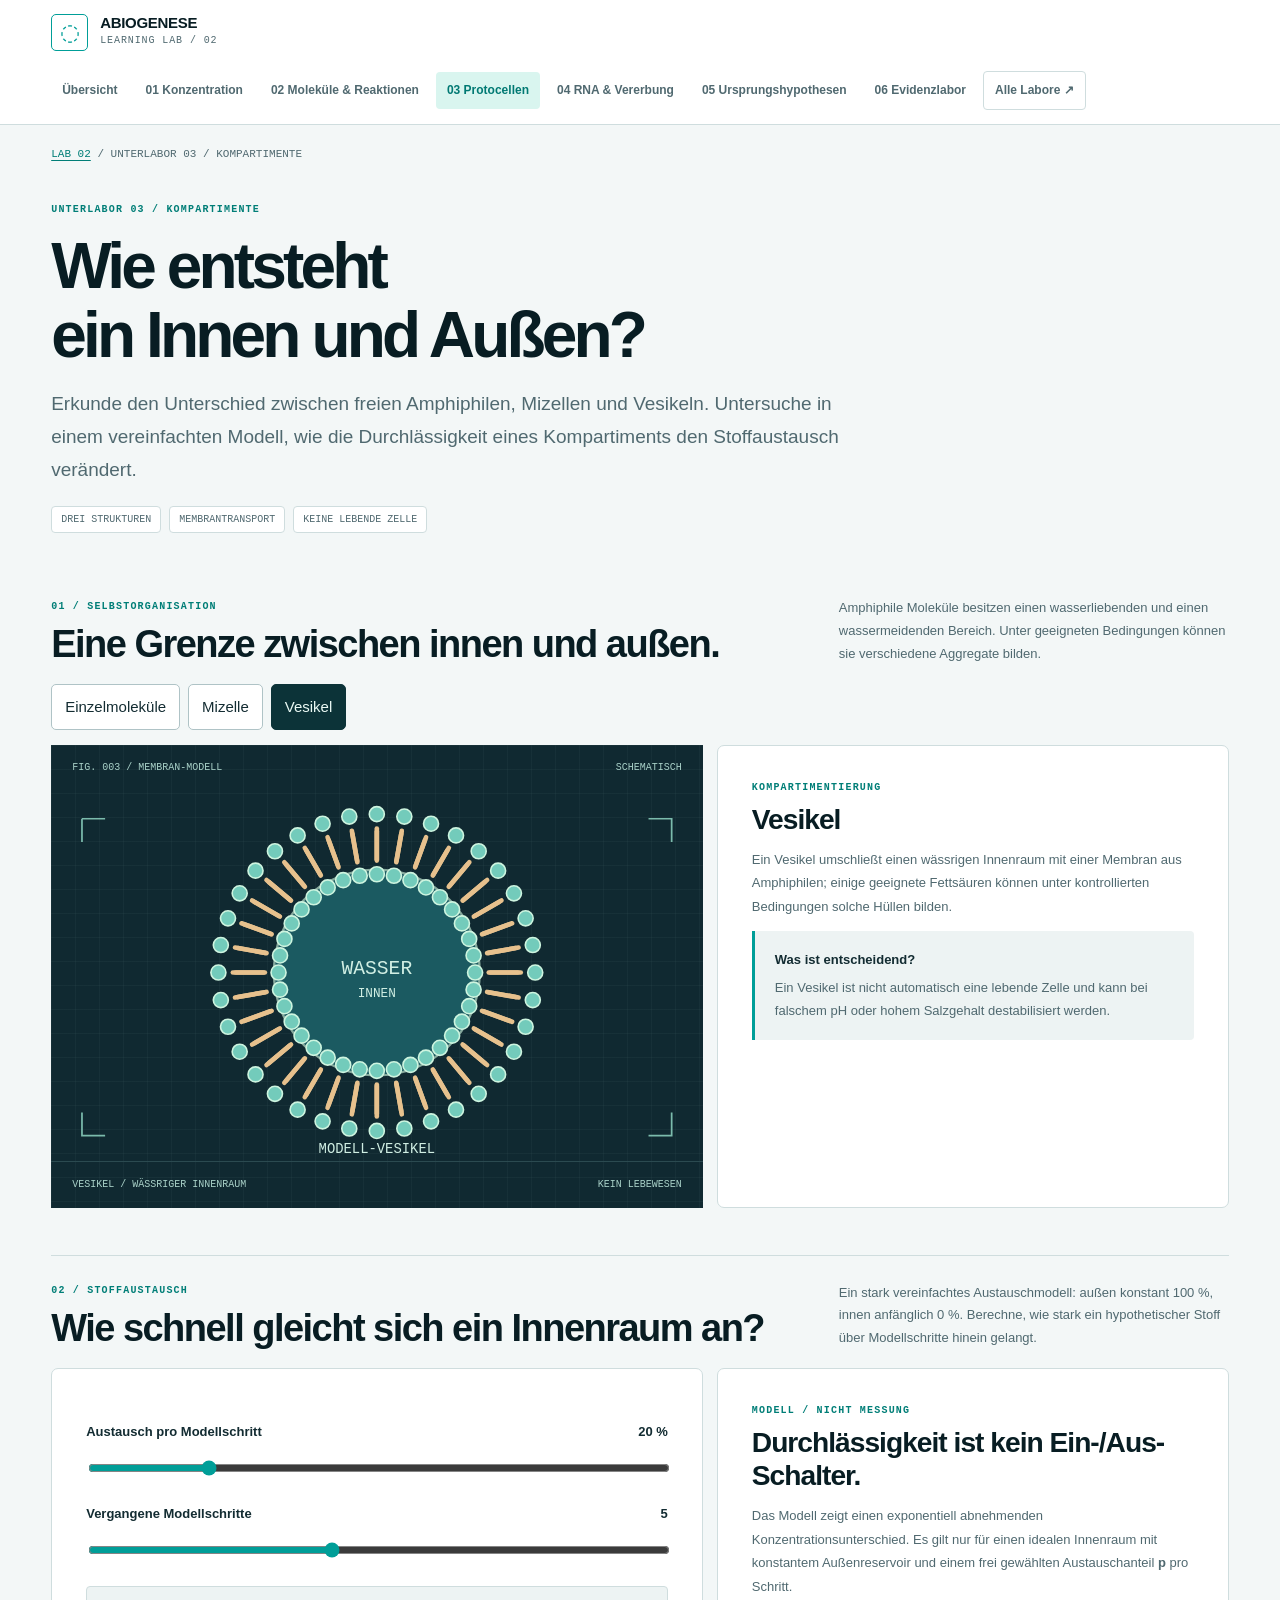
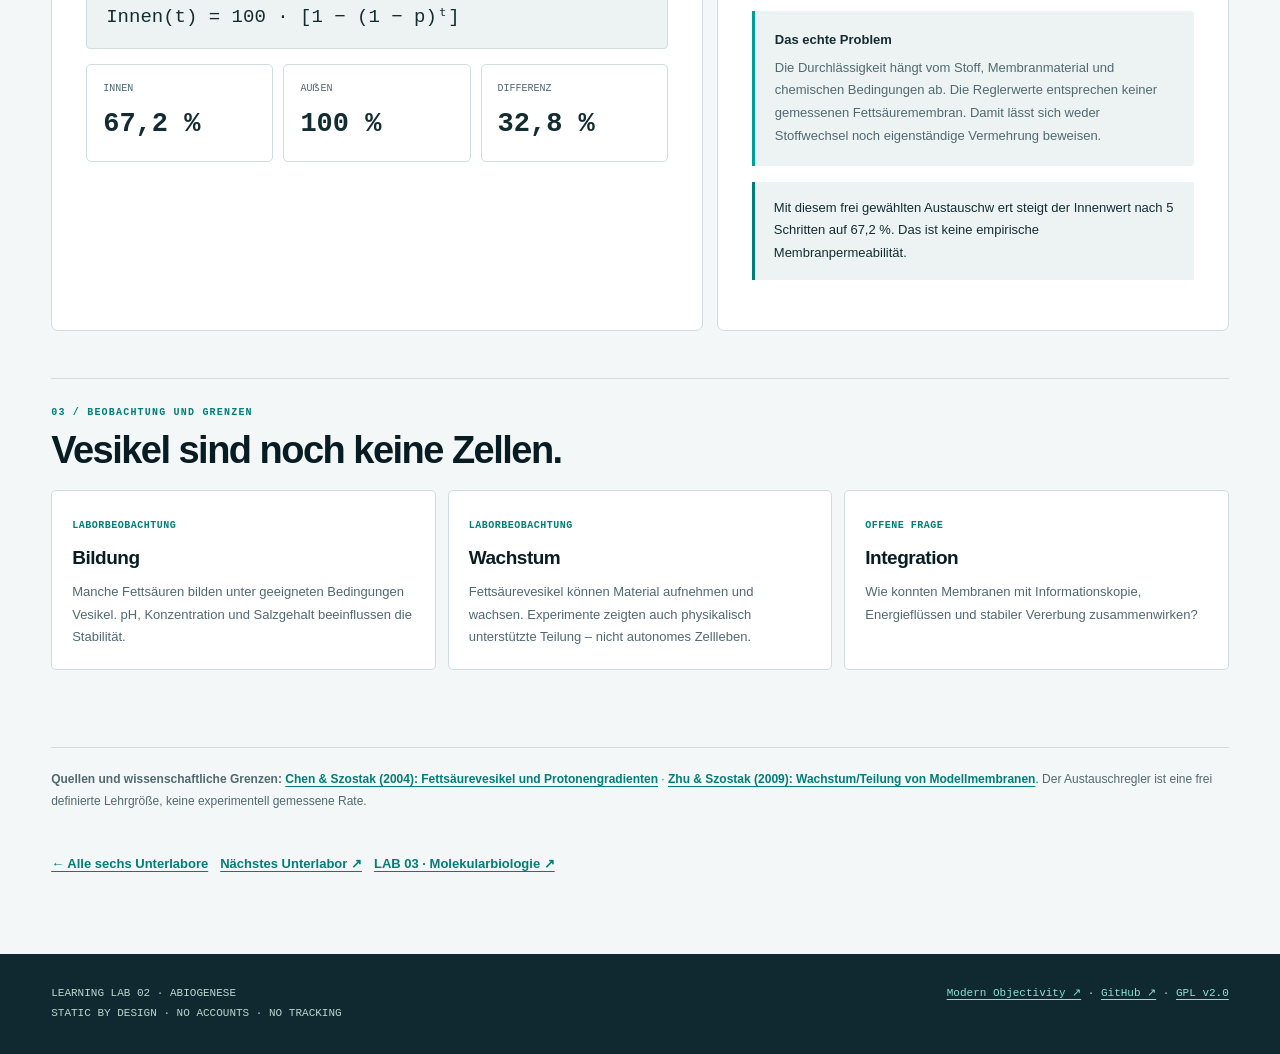
<file: 03_protocellen.html>
<!doctype html>
<html lang="de"><head><meta charset="utf-8"><meta name="viewport" content="width=device-width,initial-scale=1">
<meta name="theme-color" content="#f3f8f6"><title>Membranen & Protocellen — Learning Lab 02</title>
<meta name="description" content="Erkunde den Unterschied zwischen freien Amphiphilen, Mizellen und Vesikeln. Untersuche in einem vereinfachten Modell, wie die Durchlässigkeit eines Kompartiments den Stoffaustausch verändert.">
<link rel="stylesheet" href="modern-objectivity.css"><link rel="stylesheet" href="abiogenesis.css"><link rel="stylesheet" href="lab02-modules.css">
<script defer src="lab02-modules.js"></script></head>
<body class="abio" data-sublab="03"><a class="abio-skip" href="#main">Zum Inhalt springen</a>
<header class="abio-header"><div class="abio-wrap abio-header-inner">
<a href="index.html" class="abio-brand"><span class="abio-brand-mark" aria-hidden="true">◌</span><span><strong>ABIOGENESE</strong><small>LEARNING LAB / 02</small></span></a>
<nav class="abio-nav" aria-label="Labor-Navigation">
<a href="index.html">Übersicht</a><a href="01_praebiotische_chemie.html">01 Konzentration</a>
<a href="02_bausteine.html">02 Moleküle & Reaktionen</a><a href="03_protocellen.html" aria-current="page">03 Protocellen</a><a href="04_rna_information.html">04 RNA & Vererbung</a><a href="05_hypothesen.html">05 Ursprungshypothesen</a><a href="06_evidenzlabor.html">06 Evidenzlabor</a>
<a class="abio-home" href="https://philippklinz.github.io/learning-labs/">Alle Labore ↗</a></nav></div></header>
<main id="main" class="abio-wrap"><div class="abio-crumb"><a href="index.html">LAB 02</a> / UNTERLABOR 03 / KOMPARTIMENTE</div>
<section class="lab-intro"><div class="abio-eyebrow">UNTERLABOR 03 / Kompartimente</div><h1>Wie entsteht<br>ein Innen und Außen?</h1>
<p>Erkunde den Unterschied zwischen freien Amphiphilen, Mizellen und Vesikeln. Untersuche in einem vereinfachten Modell, wie die Durchlässigkeit eines Kompartiments den Stoffaustausch verändert.</p><div class="lab-index"><span>DREI STRUKTUREN</span><span>MEMBRANTRANSPORT</span><span>KEINE LEBENDE ZELLE</span></div></section>

<section class="lab-section" aria-labelledby="membrane-title"><div class="lab-section-head"><div><div class="abio-eyebrow">01 / SELBSTORGANISATION</div><h2 id="membrane-title">Eine Grenze zwischen innen und außen.</h2></div><p>Amphiphile Moleküle besitzen einen wasserliebenden und einen wassermeidenden Bereich. Unter geeigneten Bedingungen können sie verschiedene Aggregate bilden.</p></div>
<div class="lab-buttons" role="group" aria-label="Membranstruktur wählen">
<button class="lab-button" type="button" data-shape="free" aria-pressed="false">Einzelmoleküle</button>
<button class="lab-button" type="button" data-shape="micelle" aria-pressed="false">Mizelle</button>
<button class="lab-button" type="button" data-shape="vesicle" aria-pressed="true">Vesikel</button></div>
<div class="lab-grid"><div class="lab-art"><div class="lab-art-head"><span>FIG. 003 / MEMBRAN-MODELL</span><span>SCHEMATISCH</span></div>
<div id="membrane-art" role="img" aria-label="Schematische Anordnung von amphiphilen Molekülen als Vesikel, Mizelle oder einzelne Moleküle."></div>
<div class="lab-art-foot"><span id="membrane-art-label">VESIKEL / ZWEI GRENZFLÄCHEN</span><span>KEIN LEBEWESEN</span></div></div>
<div class="lab-pane"><div class="lab-pane-inner"><div class="abio-eyebrow" id="membrane-kind">KOMPARTIMENTIERUNG</div><h3 id="membrane-title-text">Vesikel</h3><p id="membrane-description">Eine geschlossene Membran kann einen wässrigen Innenraum gegenüber der Umgebung abgrenzen.</p><div class="lab-info"><strong>Was ist entscheidend?</strong><p id="membrane-caveat">Eine gezeichnete Vesikelhülle ist keine sich selbst erhaltende oder reproduzierende Zelle.</p></div></div></div></div></section>
<section class="lab-section" aria-labelledby="permeability-title"><div class="lab-section-head"><div><div class="abio-eyebrow">02 / STOFFAUSTAUSCH</div><h2 id="permeability-title">Wie schnell gleicht sich ein Innenraum an?</h2></div><p>Ein stark vereinfachtes Austauschmodell: außen konstant 100 %, innen anfänglich 0 %. Berechne, wie stark ein hypothetischer Stoff über Modellschritte hinein gelangt.</p></div>
<div class="lab-grid"><div class="lab-pane"><div class="lab-pane-inner">
<div class="lab-field"><label for="membrane-permeability">Austausch pro Modellschritt <strong id="permeability-label">20 %</strong></label>
<input id="membrane-permeability" type="range" min="0" max="100" value="20" step="5"></div>
<div class="lab-field"><label for="membrane-steps">Vergangene Modellschritte <strong id="membrane-steps-label">5</strong></label>
<input id="membrane-steps" type="range" min="0" max="12" value="5" step="1"></div>
<div class="lab-equation">Innen(t) = 100 · [1 − (1 − p)ᵗ]</div>
<div class="lab-metrics"><div class="lab-metric"><small>INNEN</small><strong id="membrane-inside">67,2 %</strong></div><div class="lab-metric"><small>AUẞEN</small><strong>100 %</strong></div><div class="lab-metric"><small>DIFFERENZ</small><strong id="membrane-diff">32,8 %</strong></div></div>
</div></div>
<div class="lab-pane"><div class="lab-pane-inner"><div class="abio-eyebrow">MODELL / NICHT MESSUNG</div><h3>Durchlässigkeit ist kein Ein-/Aus-Schalter.</h3><p>Das Modell zeigt einen exponentiell abnehmenden Konzentrationsunterschied. Es gilt nur für einen idealen Innenraum mit konstantem Außenreservoir und einem frei gewählten Austauschanteil <strong>p</strong> pro Schritt.</p><div class="lab-info"><strong>Das echte Problem</strong><p>Die Durchlässigkeit hängt vom Stoff, Membranmaterial und chemischen Bedingungen ab. Die Reglerwerte entsprechen keiner gemessenen Fettsäuremembran. Damit lässt sich weder Stoffwechsel noch eigenständige Vermehrung beweisen.</p></div><div id="membrane-result" class="lab-feedback" role="status" aria-live="polite"></div></div></div></div></section>
<section class="lab-section"><div class="lab-section-head"><div><div class="abio-eyebrow">03 / BEOBACHTUNG UND GRENZEN</div><h2>Vesikel sind noch keine Zellen.</h2></div></div><div class="lab-cards">
<article class="lab-note-card"><small>LABORBEOBACHTUNG</small><h3>Bildung</h3><p>Manche Fettsäuren bilden unter geeigneten Bedingungen Vesikel. pH, Konzentration und Salzgehalt beeinflussen die Stabilität.</p></article>
<article class="lab-note-card"><small>LABORBEOBACHTUNG</small><h3>Wachstum</h3><p>Fettsäurevesikel können Material aufnehmen und wachsen. Experimente zeigten auch physikalisch unterstützte Teilung – nicht autonomes Zellleben.</p></article>
<article class="lab-note-card"><small>OFFENE FRAGE</small><h3>Integration</h3><p>Wie konnten Membranen mit Informationskopie, Energieflüssen und stabiler Vererbung zusammenwirken?</p></article></div></section>
<section class="lab-source" aria-label="Wissenschaftliche Quellen"><strong>Quellen und wissenschaftliche Grenzen:</strong> <a href="https://pmc.ncbi.nlm.nih.gov/articles/PMC419540/" target="_blank" rel="noopener noreferrer">Chen &amp; Szostak (2004): Fettsäurevesikel und Protonengradienten</a> · <a href="https://doi.org/10.1021/ja900919c" target="_blank" rel="noopener noreferrer">Zhu &amp; Szostak (2009): Wachstum/Teilung von Modellmembranen</a>. Der Austauschregler ist eine frei definierte Lehrgröße, keine experimentell gemessene Rate.</section>
<nav class="lab-plain-nav" aria-label="Weiterführende Labore"><a href="index.html">← Alle sechs Unterlabore</a><a href="04_rna_information.html">Nächstes Unterlabor ↗</a><a href="https://philippklinz.github.io/lab-molecular-biology/">LAB 03 · Molekularbiologie ↗</a></nav>
</main><footer class="abio-footer"><div class="abio-wrap abio-footer-inner"><span>LEARNING LAB 02 · ABIOGENESE<br>STATIC BY DESIGN · NO ACCOUNTS · NO TRACKING</span><span><a href="https://philippklinz.github.io/modern-objectivity-style/">Modern Objectivity ↗</a> · <a href="https://github.com/philippklinz/lab-abiogenesis">GitHub ↗</a> · <a href="LICENSE">GPL v2.0</a></span></div></footer></body></html>
</file>
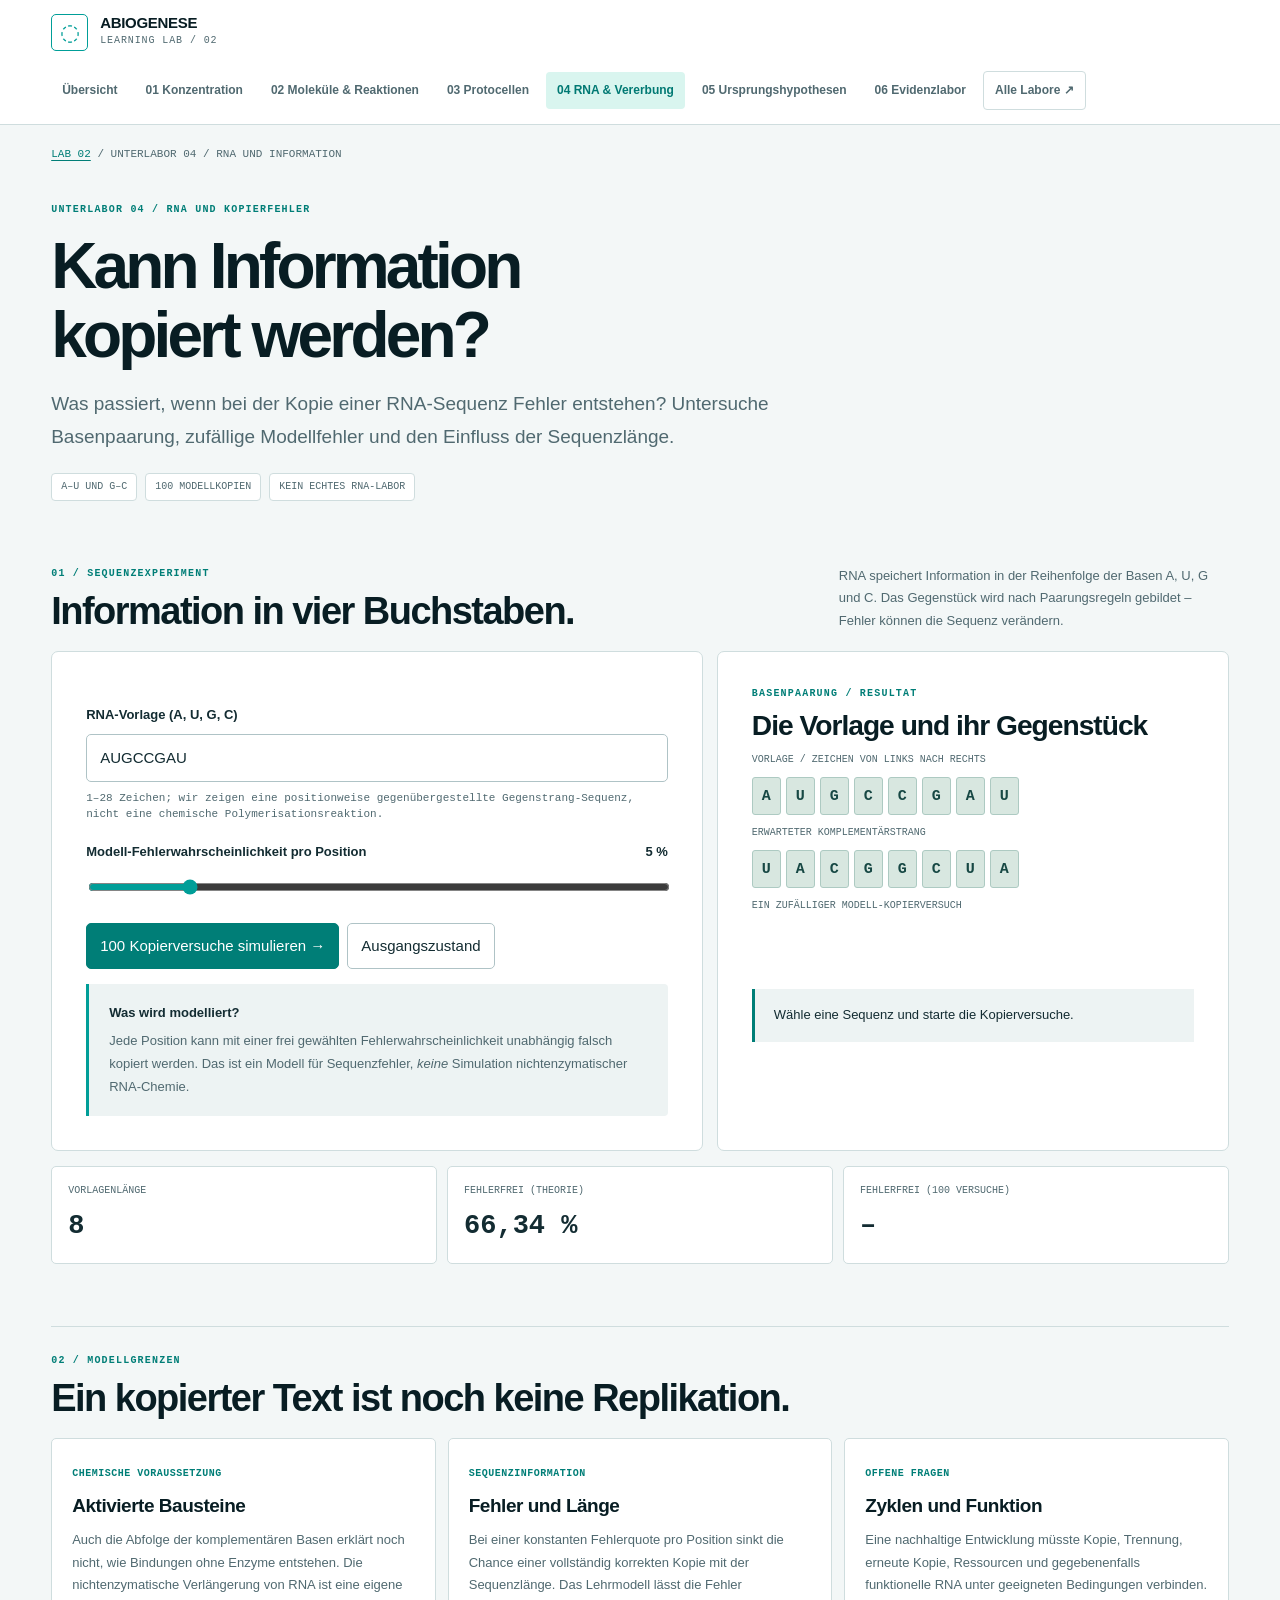
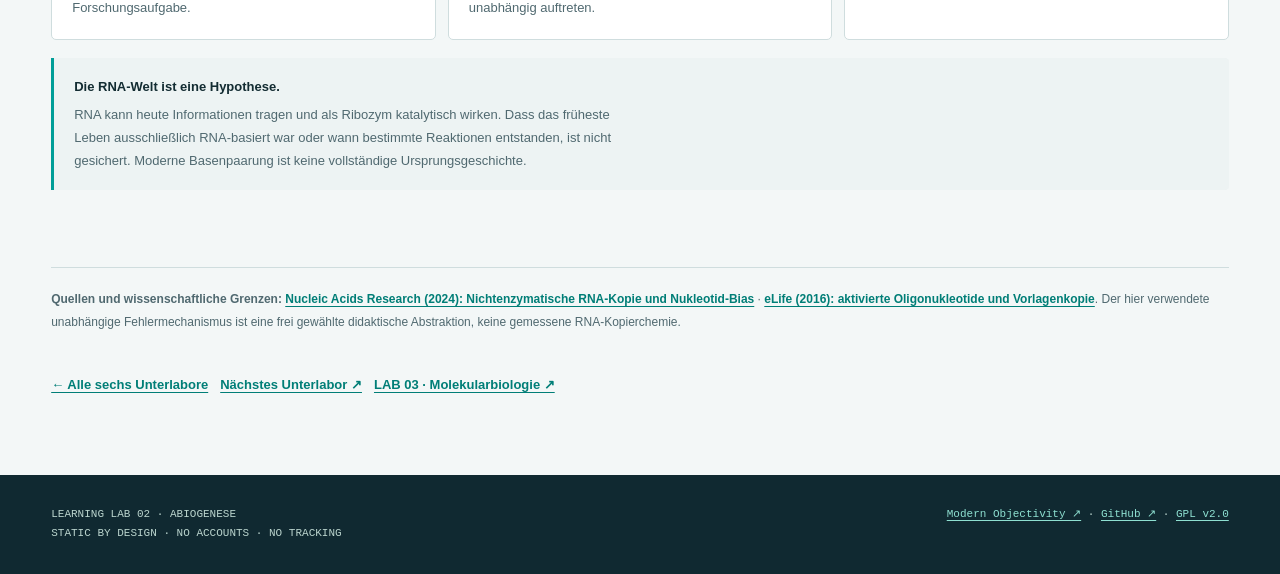
<file: 04_rna_information.html>
<!doctype html>
<html lang="de"><head><meta charset="utf-8"><meta name="viewport" content="width=device-width,initial-scale=1">
<meta name="theme-color" content="#f3f8f6"><title>RNA & Information — Learning Lab 02</title>
<meta name="description" content="Was passiert, wenn bei der Kopie einer RNA-Sequenz Fehler entstehen? Untersuche Basenpaarung, zufällige Modellfehler und den Einfluss der Sequenzlänge.">
<link rel="stylesheet" href="modern-objectivity.css"><link rel="stylesheet" href="abiogenesis.css"><link rel="stylesheet" href="lab02-modules.css">
<script defer src="lab02-modules.js"></script></head>
<body class="abio" data-sublab="04"><a class="abio-skip" href="#main">Zum Inhalt springen</a>
<header class="abio-header"><div class="abio-wrap abio-header-inner">
<a href="index.html" class="abio-brand"><span class="abio-brand-mark" aria-hidden="true">◌</span><span><strong>ABIOGENESE</strong><small>LEARNING LAB / 02</small></span></a>
<nav class="abio-nav" aria-label="Labor-Navigation">
<a href="index.html">Übersicht</a><a href="01_praebiotische_chemie.html">01 Konzentration</a>
<a href="02_bausteine.html">02 Moleküle & Reaktionen</a><a href="03_protocellen.html">03 Protocellen</a><a href="04_rna_information.html" aria-current="page">04 RNA & Vererbung</a><a href="05_hypothesen.html">05 Ursprungshypothesen</a><a href="06_evidenzlabor.html">06 Evidenzlabor</a>
<a class="abio-home" href="https://philippklinz.github.io/learning-labs/">Alle Labore ↗</a></nav></div></header>
<main id="main" class="abio-wrap"><div class="abio-crumb"><a href="index.html">LAB 02</a> / UNTERLABOR 04 / RNA UND INFORMATION</div>
<section class="lab-intro"><div class="abio-eyebrow">UNTERLABOR 04 / RNA und Kopierfehler</div><h1>Kann Information<br>kopiert werden?</h1>
<p>Was passiert, wenn bei der Kopie einer RNA-Sequenz Fehler entstehen? Untersuche Basenpaarung, zufällige Modellfehler und den Einfluss der Sequenzlänge.</p><div class="lab-index"><span>A–U UND G–C</span><span>100 MODELLKOPIEN</span><span>KEIN ECHTES RNA-LABOR</span></div></section>


<section class="lab-section" aria-labelledby="rna-title"><div class="lab-section-head"><div><div class="abio-eyebrow">01 / SEQUENZEXPERIMENT</div><h2 id="rna-title">Information in vier Buchstaben.</h2></div><p>RNA speichert Information in der Reihenfolge der Basen A, U, G und C. Das Gegenstück wird nach Paarungsregeln gebildet – Fehler können die Sequenz verändern.</p></div>
<div class="lab-grid"><div class="lab-pane"><div class="lab-pane-inner">
<div class="lab-field"><label for="rna-template">RNA-Vorlage (A, U, G, C)</label>
<input id="rna-template" type="text" value="AUGCCGAU" maxlength="28" autocomplete="off" autocapitalize="characters" spellcheck="false" aria-describedby="rna-input-help">
<small id="rna-input-help">1–28 Zeichen; wir zeigen eine positionweise gegenübergestellte Gegenstrang-Sequenz, nicht eine chemische Polymerisationsreaktion.</small></div>
<div class="lab-field"><label for="rna-error">Modell-Fehlerwahrscheinlichkeit pro Position <strong id="rna-error-label">5 %</strong></label>
<input id="rna-error" type="range" min="0" max="30" step="1" value="5"></div>
<div class="lab-buttons"><button type="button" id="rna-copy" class="lab-button primary">100 Kopierversuche simulieren →</button><button type="button" id="rna-reset" class="lab-button">Ausgangszustand</button></div>
<div class="lab-info"><strong>Was wird modelliert?</strong><p>Jede Position kann mit einer frei gewählten Fehlerwahrscheinlichkeit unabhängig falsch kopiert werden. Das ist ein Modell für Sequenzfehler, <em>keine</em> Simulation nichtenzymatischer RNA-Chemie.</p></div>
</div></div>
<div class="lab-pane"><div class="lab-pane-inner">
<div class="abio-eyebrow">BASENPAARUNG / RESULTAT</div><h3>Die Vorlage und ihr Gegenstück</h3>
<div class="lab-sequence-label">VORLAGE / ZEICHEN VON LINKS NACH RECHTS</div><div id="rna-original" class="lab-sequence" aria-label="RNA-Vorlage"></div>
<div class="lab-sequence-label">ERWARTETER KOMPLEMENTÄRSTRANG</div><div id="rna-expected" class="lab-sequence" aria-label="Komplementäre Sequenz"></div>
<div class="lab-sequence-label">EIN ZUFÄLLIGER MODELL-KOPIERVERSUCH</div><div id="rna-copied" class="lab-sequence" aria-label="Kopie mit möglichen Fehlern"></div>
<div id="rna-feedback" class="lab-feedback" role="status" aria-live="polite">Wähle eine Sequenz und starte die Kopierversuche.</div>
</div></div></div>
<div class="lab-metrics"><div class="lab-metric"><small>VORLAGENLÄNGE</small><strong id="rna-length">8</strong></div>
<div class="lab-metric"><small>FEHLERFREI (THEORIE)</small><strong id="rna-theory">66,34 %</strong></div>
<div class="lab-metric"><small>FEHLERFREI (100 VERSUCHE)</small><strong id="rna-observed">–</strong></div></div></section>
<section class="lab-section"><div class="lab-section-head"><div><div class="abio-eyebrow">02 / MODELLGRENZEN</div><h2>Ein kopierter Text ist noch keine Replikation.</h2></div></div>
<div class="lab-cards"><article class="lab-note-card"><small>CHEMISCHE VORAUSSETZUNG</small><h3>Aktivierte Bausteine</h3><p>Auch die Abfolge der komplementären Basen erklärt noch nicht, wie Bindungen ohne Enzyme entstehen. Die nichtenzymatische Verlängerung von RNA ist eine eigene Forschungsaufgabe.</p></article>
<article class="lab-note-card"><small>SEQUENZINFORMATION</small><h3>Fehler und Länge</h3><p>Bei einer konstanten Fehlerquote pro Position sinkt die Chance einer vollständig korrekten Kopie mit der Sequenzlänge. Das Lehrmodell lässt die Fehler unabhängig auftreten.</p></article>
<article class="lab-note-card"><small>OFFENE FRAGEN</small><h3>Zyklen und Funktion</h3><p>Eine nachhaltige Entwicklung müsste Kopie, Trennung, erneute Kopie, Ressourcen und gegebenenfalls funktionelle RNA unter geeigneten Bedingungen verbinden.</p></article></div>
<div class="lab-info" style="margin-top:18px"><strong>Die RNA-Welt ist eine Hypothese.</strong><p>RNA kann heute Informationen tragen und als Ribozym katalytisch wirken. Dass das früheste Leben ausschließlich RNA-basiert war oder wann bestimmte Reaktionen entstanden, ist nicht gesichert. Moderne Basenpaarung ist keine vollständige Ursprungsgeschichte.</p></div></section><section class="lab-source" aria-label="Wissenschaftliche Quellen"><strong>Quellen und wissenschaftliche Grenzen:</strong> <a href="https://doi.org/10.1093/nar/gkae982" target="_blank" rel="noopener noreferrer">Nucleic Acids Research (2024): Nichtenzymatische RNA-Kopie und Nukleotid-Bias</a> · <a href="https://elifesciences.org/articles/17756" target="_blank" rel="noopener noreferrer">eLife (2016): aktivierte Oligonukleotide und Vorlagenkopie</a>. Der hier verwendete unabhängige Fehlermechanismus ist eine frei gewählte didaktische Abstraktion, keine gemessene RNA-Kopierchemie.</section>
<nav class="lab-plain-nav" aria-label="Weiterführende Labore"><a href="index.html">← Alle sechs Unterlabore</a><a href="05_hypothesen.html">Nächstes Unterlabor ↗</a><a href="https://philippklinz.github.io/lab-molecular-biology/">LAB 03 · Molekularbiologie ↗</a></nav>
</main><footer class="abio-footer"><div class="abio-wrap abio-footer-inner"><span>LEARNING LAB 02 · ABIOGENESE<br>STATIC BY DESIGN · NO ACCOUNTS · NO TRACKING</span><span><a href="https://philippklinz.github.io/modern-objectivity-style/">Modern Objectivity ↗</a> · <a href="https://github.com/philippklinz/lab-abiogenesis">GitHub ↗</a> · <a href="LICENSE">GPL v2.0</a></span></div></footer></body></html>
</file>
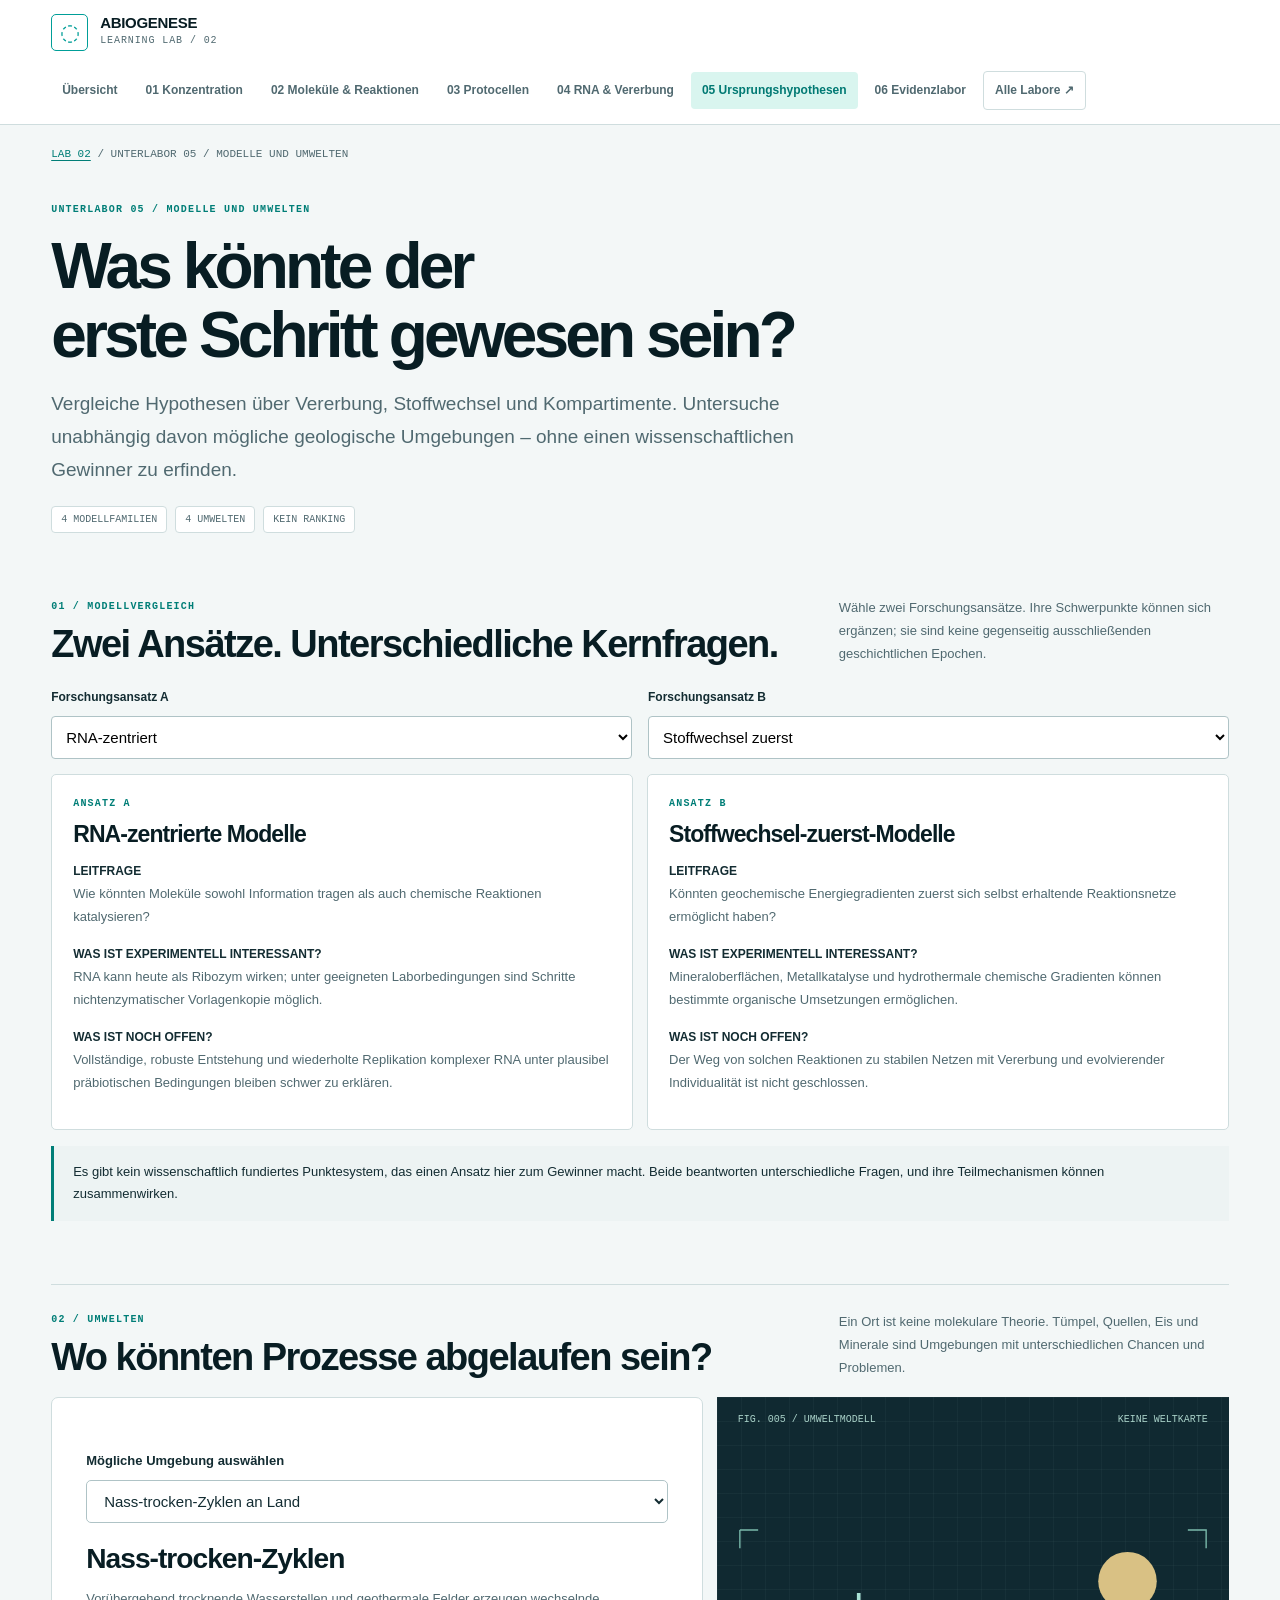
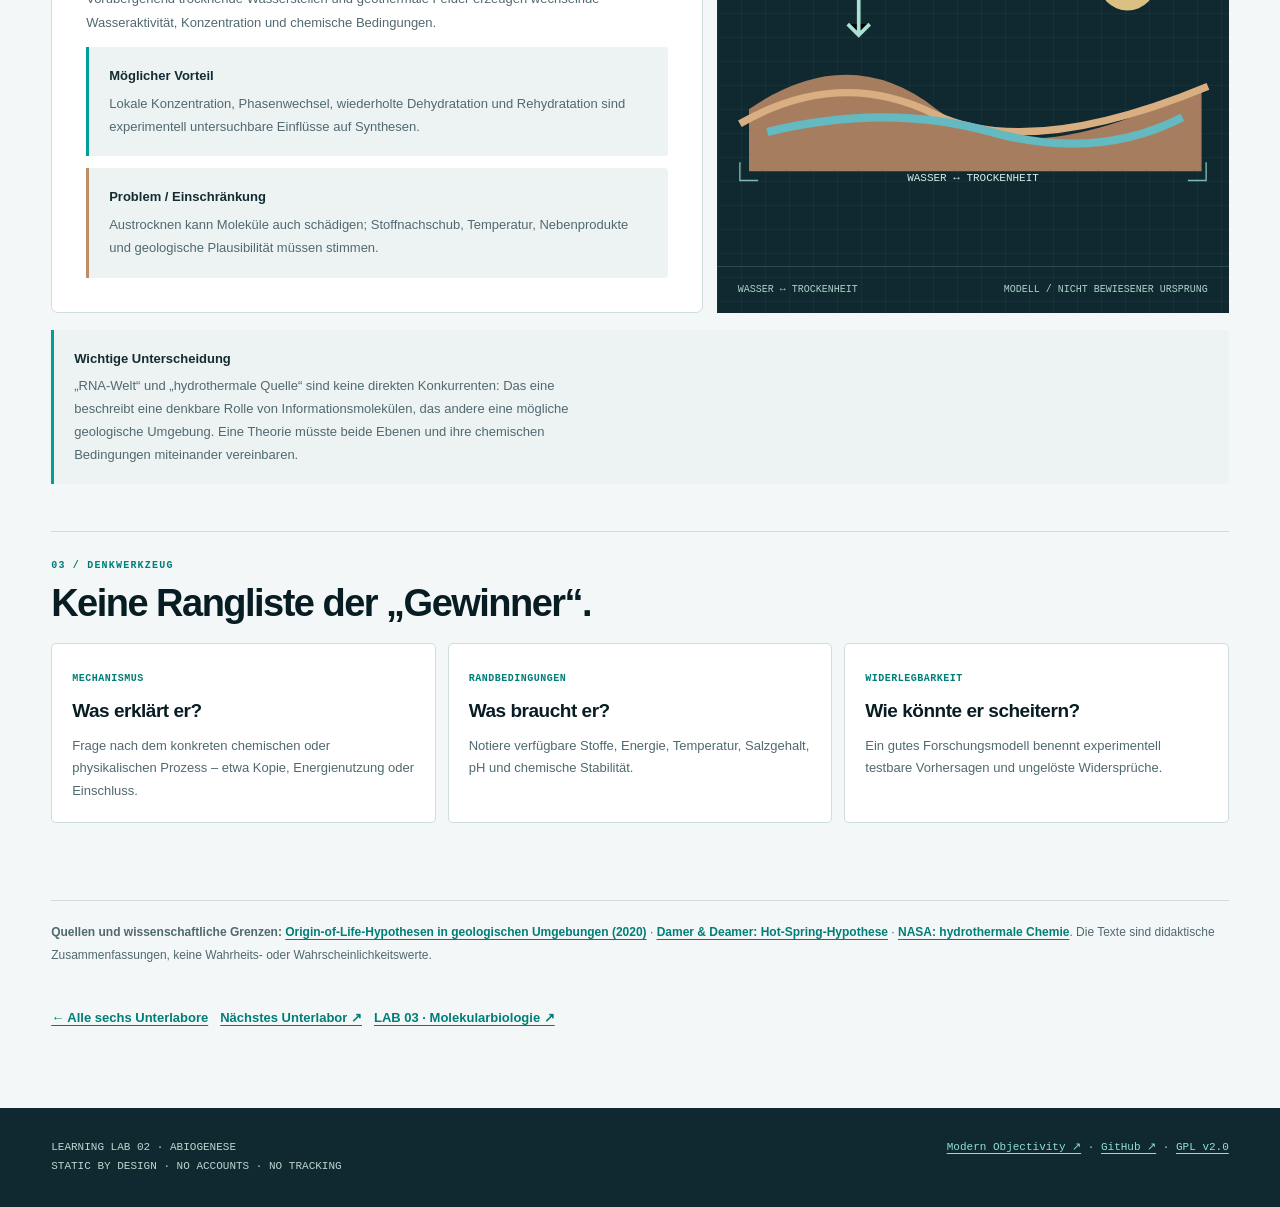
<file: 05_hypothesen.html>
<!doctype html>
<html lang="de"><head><meta charset="utf-8"><meta name="viewport" content="width=device-width,initial-scale=1">
<meta name="theme-color" content="#f3f8f6"><title>Ursprungshypothesen — Learning Lab 02</title>
<meta name="description" content="Vergleiche Hypothesen über Vererbung, Stoffwechsel und Kompartimente. Untersuche unabhängig davon mögliche geologische Umgebungen – ohne einen wissenschaftlichen Gewinner zu erfinden.">
<link rel="stylesheet" href="modern-objectivity.css"><link rel="stylesheet" href="abiogenesis.css"><link rel="stylesheet" href="lab02-modules.css">
<script defer src="lab02-modules.js"></script></head>
<body class="abio" data-sublab="05"><a class="abio-skip" href="#main">Zum Inhalt springen</a>
<header class="abio-header"><div class="abio-wrap abio-header-inner">
<a href="index.html" class="abio-brand"><span class="abio-brand-mark" aria-hidden="true">◌</span><span><strong>ABIOGENESE</strong><small>LEARNING LAB / 02</small></span></a>
<nav class="abio-nav" aria-label="Labor-Navigation">
<a href="index.html">Übersicht</a><a href="01_praebiotische_chemie.html">01 Konzentration</a>
<a href="02_bausteine.html">02 Moleküle & Reaktionen</a><a href="03_protocellen.html">03 Protocellen</a><a href="04_rna_information.html">04 RNA & Vererbung</a><a href="05_hypothesen.html" aria-current="page">05 Ursprungshypothesen</a><a href="06_evidenzlabor.html">06 Evidenzlabor</a>
<a class="abio-home" href="https://philippklinz.github.io/learning-labs/">Alle Labore ↗</a></nav></div></header>
<main id="main" class="abio-wrap"><div class="abio-crumb"><a href="index.html">LAB 02</a> / UNTERLABOR 05 / MODELLE UND UMWELTEN</div>
<section class="lab-intro"><div class="abio-eyebrow">UNTERLABOR 05 / Modelle und Umwelten</div><h1>Was könnte der<br>erste Schritt gewesen sein?</h1>
<p>Vergleiche Hypothesen über Vererbung, Stoffwechsel und Kompartimente. Untersuche unabhängig davon mögliche geologische Umgebungen – ohne einen wissenschaftlichen Gewinner zu erfinden.</p><div class="lab-index"><span>4 MODELLFAMILIEN</span><span>4 UMWELTEN</span><span>KEIN RANKING</span></div></section>


<section class="lab-section" aria-labelledby="model-title"><div class="lab-section-head"><div><div class="abio-eyebrow">01 / MODELLVERGLEICH</div><h2 id="model-title">Zwei Ansätze. Unterschiedliche Kernfragen.</h2></div><p>Wähle zwei Forschungsansätze. Ihre Schwerpunkte können sich ergänzen; sie sind keine gegenseitig ausschließenden geschichtlichen Epochen.</p></div>
<div class="lab-pair-grid">
<div><label for="model-a">Forschungsansatz A</label><select id="model-a"><option value="rna">RNA-zentriert</option><option value="metabolism">Stoffwechsel zuerst</option><option value="compartment">Kompartimente zuerst</option><option value="coupled">Gekoppelte Systeme</option></select></div>
<div><label for="model-b">Forschungsansatz B</label><select id="model-b"><option value="rna">RNA-zentriert</option><option value="metabolism" selected>Stoffwechsel zuerst</option><option value="compartment">Kompartimente zuerst</option><option value="coupled">Gekoppelte Systeme</option></select></div>
</div><div class="lab-compare">
<article><div class="abio-eyebrow">ANSATZ A</div><h3 id="model-a-name">RNA-zentriert</h3><strong>LEITFRAGE</strong><p id="model-a-focus"></p><strong>WAS IST EXPERIMENTELL INTERESSANT?</strong><p id="model-a-evidence"></p><strong>WAS IST NOCH OFFEN?</strong><p id="model-a-limit"></p></article>
<article><div class="abio-eyebrow">ANSATZ B</div><h3 id="model-b-name">Stoffwechsel zuerst</h3><strong>LEITFRAGE</strong><p id="model-b-focus"></p><strong>WAS IST EXPERIMENTELL INTERESSANT?</strong><p id="model-b-evidence"></p><strong>WAS IST NOCH OFFEN?</strong><p id="model-b-limit"></p></article>
</div><div id="model-compare-note" class="lab-feedback" role="status" aria-live="polite"></div></section>
<section class="lab-section" aria-labelledby="environment-title"><div class="lab-section-head"><div><div class="abio-eyebrow">02 / UMWELTEN</div><h2 id="environment-title">Wo könnten Prozesse abgelaufen sein?</h2></div><p>Ein Ort ist keine molekulare Theorie. Tümpel, Quellen, Eis und Minerale sind Umgebungen mit unterschiedlichen Chancen und Problemen.</p></div>
<div class="lab-grid"><div class="lab-pane"><div class="lab-pane-inner">
<div class="lab-field"><label for="model-environment">Mögliche Umgebung auswählen</label>
<select id="model-environment"><option value="pond">Nass-trocken-Zyklen an Land</option><option value="vent">Alkalische hydrothermale Quellen</option><option value="ice">Eis und Gefrier-Konzentration</option><option value="mineral">Mineralische Grenzflächen</option></select></div>
<h3 id="environment-name">Nass-trocken-Zyklen</h3><p id="environment-story"></p><div class="lab-info"><strong>Möglicher Vorteil</strong><p id="environment-pro"></p></div><div class="lab-info" style="margin-top:12px;border-color:#bc8e65"><strong>Problem / Einschränkung</strong><p id="environment-con"></p></div></div></div>
<div class="lab-art"><div class="lab-art-head"><span>FIG. 005 / UMWELTMODELL</span><span>KEINE WELTKARTE</span></div><div id="environment-art" role="img" aria-label="Schematische Darstellung einer hypothetischen präbiotischen Umgebung"></div><div class="lab-art-foot"><span id="environment-caption">NASS ↔ TROCKEN</span><span>MODELL / NICHT BEWIESENER URSPRUNG</span></div></div></div>
<div class="lab-info" style="margin-top:17px"><strong>Wichtige Unterscheidung</strong><p>„RNA-Welt“ und „hydrothermale Quelle“ sind keine direkten Konkurrenten: Das eine beschreibt eine denkbare Rolle von Informationsmolekülen, das andere eine mögliche geologische Umgebung. Eine Theorie müsste beide Ebenen und ihre chemischen Bedingungen miteinander vereinbaren.</p></div></section>
<section class="lab-section"><div class="lab-section-head"><div><div class="abio-eyebrow">03 / DENKWERKZEUG</div><h2>Keine Rangliste der „Gewinner“.</h2></div></div><div class="lab-cards">
<article class="lab-note-card"><small>MECHANISMUS</small><h3>Was erklärt er?</h3><p>Frage nach dem konkreten chemischen oder physikalischen Prozess – etwa Kopie, Energienutzung oder Einschluss.</p></article>
<article class="lab-note-card"><small>RAND­BEDINGUNGEN</small><h3>Was braucht er?</h3><p>Notiere verfügbare Stoffe, Energie, Temperatur, Salzgehalt, pH und chemische Stabilität.</p></article>
<article class="lab-note-card"><small>WIDERLEG­BARKEIT</small><h3>Wie könnte er scheitern?</h3><p>Ein gutes Forschungsmodell benennt experimentell testbare Vorhersagen und ungelöste Widersprüche.</p></article></div></section><section class="lab-source" aria-label="Wissenschaftliche Quellen"><strong>Quellen und wissenschaftliche Grenzen:</strong> <a href="https://pmc.ncbi.nlm.nih.gov/articles/PMC7281141/" target="_blank" rel="noopener noreferrer">Origin-of-Life-Hypothesen in geologischen Umgebungen (2020)</a> · <a href="https://pmc.ncbi.nlm.nih.gov/articles/PMC7133448/" target="_blank" rel="noopener noreferrer">Damer &amp; Deamer: Hot-Spring-Hypothese</a> · <a href="https://astrobiology.nasa.gov/nai/articles/2016/3/7/lifes-building-blocks-form-in-replicated-deep-sea-vents/index.html" target="_blank" rel="noopener noreferrer">NASA: hydrothermale Chemie</a>. Die Texte sind didaktische Zusammenfassungen, keine Wahrheits- oder Wahrscheinlichkeitswerte.</section>
<nav class="lab-plain-nav" aria-label="Weiterführende Labore"><a href="index.html">← Alle sechs Unterlabore</a><a href="06_evidenzlabor.html">Nächstes Unterlabor ↗</a><a href="https://philippklinz.github.io/lab-molecular-biology/">LAB 03 · Molekularbiologie ↗</a></nav>
</main><footer class="abio-footer"><div class="abio-wrap abio-footer-inner"><span>LEARNING LAB 02 · ABIOGENESE<br>STATIC BY DESIGN · NO ACCOUNTS · NO TRACKING</span><span><a href="https://philippklinz.github.io/modern-objectivity-style/">Modern Objectivity ↗</a> · <a href="https://github.com/philippklinz/lab-abiogenesis">GitHub ↗</a> · <a href="LICENSE">GPL v2.0</a></span></div></footer></body></html>
</file>
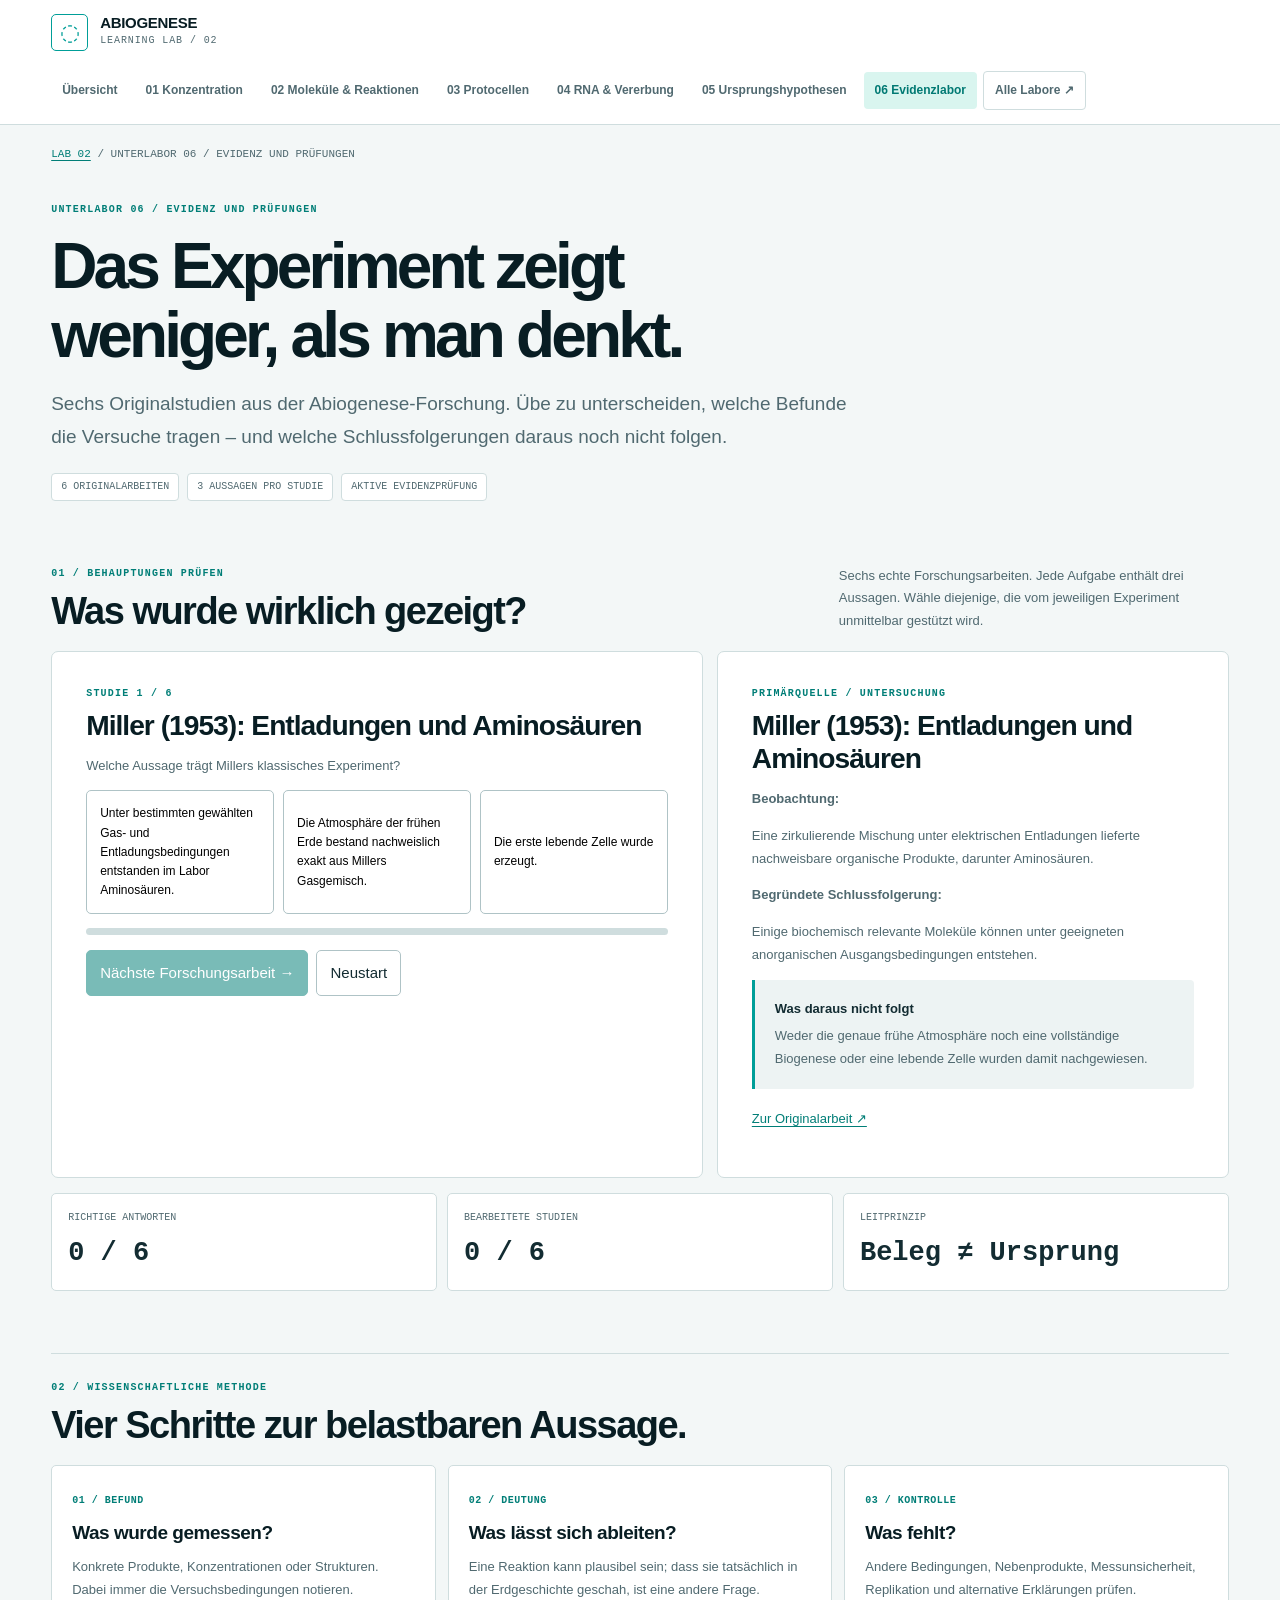
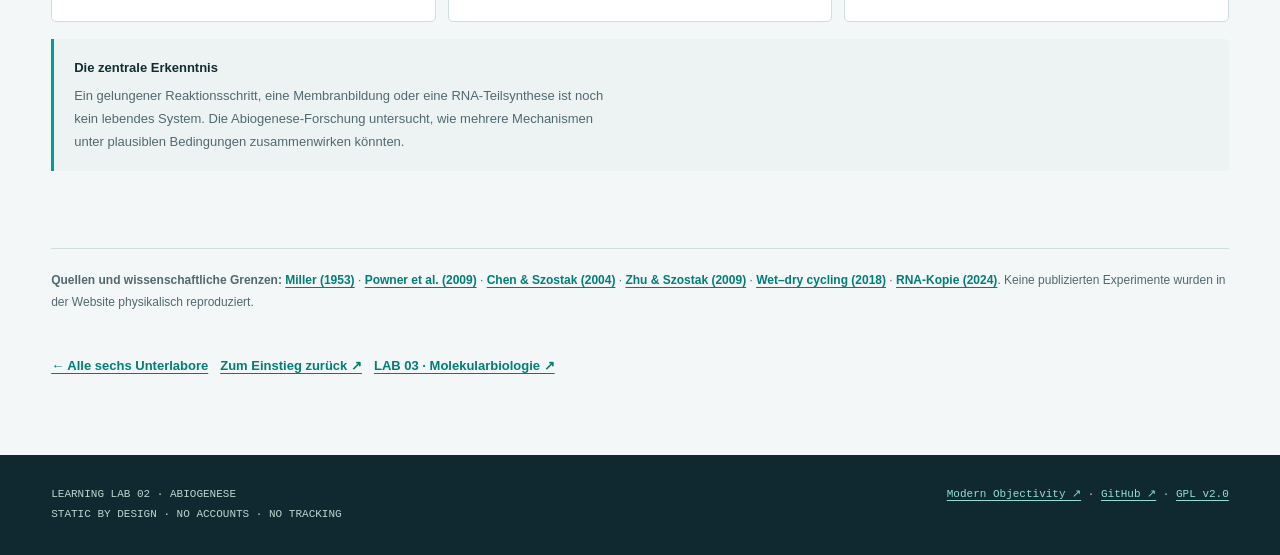
<file: 06_evidenzlabor.html>
<!doctype html>
<html lang="de"><head><meta charset="utf-8"><meta name="viewport" content="width=device-width,initial-scale=1">
<meta name="theme-color" content="#f3f8f6"><title>Was wissen wir wirklich? — Learning Lab 02</title>
<meta name="description" content="Sechs Originalstudien aus der Abiogenese-Forschung. Übe zu unterscheiden, welche Befunde die Versuche tragen – und welche Schlussfolgerungen daraus noch nicht folgen.">
<link rel="stylesheet" href="modern-objectivity.css"><link rel="stylesheet" href="abiogenesis.css"><link rel="stylesheet" href="lab02-modules.css">
<script defer src="lab02-modules.js"></script></head>
<body class="abio" data-sublab="06"><a class="abio-skip" href="#main">Zum Inhalt springen</a>
<header class="abio-header"><div class="abio-wrap abio-header-inner">
<a href="index.html" class="abio-brand"><span class="abio-brand-mark" aria-hidden="true">◌</span><span><strong>ABIOGENESE</strong><small>LEARNING LAB / 02</small></span></a>
<nav class="abio-nav" aria-label="Labor-Navigation">
<a href="index.html">Übersicht</a><a href="01_praebiotische_chemie.html">01 Konzentration</a>
<a href="02_bausteine.html">02 Moleküle & Reaktionen</a><a href="03_protocellen.html">03 Protocellen</a><a href="04_rna_information.html">04 RNA & Vererbung</a><a href="05_hypothesen.html">05 Ursprungshypothesen</a><a href="06_evidenzlabor.html" aria-current="page">06 Evidenzlabor</a>
<a class="abio-home" href="https://philippklinz.github.io/learning-labs/">Alle Labore ↗</a></nav></div></header>
<main id="main" class="abio-wrap"><div class="abio-crumb"><a href="index.html">LAB 02</a> / UNTERLABOR 06 / EVIDENZ UND PRÜFUNGEN</div>
<section class="lab-intro"><div class="abio-eyebrow">UNTERLABOR 06 / Evidenz und Prüfungen</div><h1>Das Experiment zeigt<br>weniger, als man denkt.</h1>
<p>Sechs Originalstudien aus der Abiogenese-Forschung. Übe zu unterscheiden, welche Befunde die Versuche tragen – und welche Schlussfolgerungen daraus noch nicht folgen.</p><div class="lab-index"><span>6 ORIGINALARBEITEN</span><span>3 AUSSAGEN PRO STUDIE</span><span>AKTIVE EVIDENZPRÜFUNG</span></div></section>


<section class="lab-section" aria-labelledby="evidence-title"><div class="lab-section-head"><div><div class="abio-eyebrow">01 / BEHAUPTUNGEN PRÜFEN</div><h2 id="evidence-title">Was wurde wirklich gezeigt?</h2></div><p>Sechs echte Forschungsarbeiten. Jede Aufgabe enthält drei Aussagen. Wähle diejenige, die vom jeweiligen Experiment unmittelbar gestützt wird.</p></div>
<div class="lab-grid"><div class="lab-pane"><div class="lab-pane-inner">
<div class="abio-eyebrow" id="ev-number">STUDIE 01 / 06</div><h3 id="ev-heading">Miller (1953)</h3><p id="ev-question"></p>
<div id="ev-options" class="lab-options" role="group" aria-label="Wissenschaftlich gestützte Aussage auswählen"></div>
<div id="ev-feedback" class="lab-feedback" role="status" aria-live="polite"></div>
<div class="lab-progress" role="progressbar" aria-label="Lernfortschritt" aria-valuemin="0" aria-valuemax="6" aria-valuenow="0" id="ev-progress"><div id="ev-progress-fill" style="width:0%"></div></div>
<div class="lab-buttons"><button id="ev-next" type="button" class="lab-button primary" disabled>Nächste Forschungsarbeit →</button><button type="button" id="ev-restart" class="lab-button">Neustart</button></div>
</div></div>
<div class="lab-pane"><div class="lab-pane-inner"><div class="abio-eyebrow">PRIMÄRQUELLE / UNTERSUCHUNG</div><h3 id="ev-paper-title">Miller (1953)</h3>
<p><strong>Beobachtung:</strong></p><p id="ev-observation"></p><p><strong>Begründete Schlussfolgerung:</strong></p><p id="ev-interpretation"></p>
<div class="lab-info"><strong>Was daraus nicht folgt</strong><p id="ev-limit"></p></div><p style="margin-top:18px"><a id="ev-source" href="https://pubmed.ncbi.nlm.nih.gov/13056598/" target="_blank" rel="noopener noreferrer">Zur Originalarbeit ↗</a></p></div></div></div>
<div class="lab-metrics"><div class="lab-metric"><small>RICHTIGE ANTWORTEN</small><strong id="ev-score">0 / 6</strong></div><div class="lab-metric"><small>BEARBEITETE STUDIEN</small><strong id="ev-count">0 / 6</strong></div><div class="lab-metric"><small>LEITPRINZIP</small><strong>Beleg ≠ Ursprung</strong></div></div></section>
<section class="lab-section"><div class="lab-section-head"><div><div class="abio-eyebrow">02 / WISSENSCHAFTLICHE METHODE</div><h2>Vier Schritte zur belastbaren Aussage.</h2></div></div>
<div class="lab-cards"><article class="lab-note-card"><small>01 / BEFUND</small><h3>Was wurde gemessen?</h3><p>Konkrete Produkte, Konzentrationen oder Strukturen. Dabei immer die Versuchsbedingungen notieren.</p></article>
<article class="lab-note-card"><small>02 / DEUTUNG</small><h3>Was lässt sich ableiten?</h3><p>Eine Reaktion kann plausibel sein; dass sie tatsächlich in der Erdgeschichte geschah, ist eine andere Frage.</p></article>
<article class="lab-note-card"><small>03 / KONTROLLE</small><h3>Was fehlt?</h3><p>Andere Bedingungen, Nebenprodukte, Messunsicherheit, Replikation und alternative Erklärungen prüfen.</p></article></div>
<div class="lab-info" style="margin-top:17px"><strong>Die zentrale Erkenntnis</strong><p>Ein gelungener Reaktionsschritt, eine Membranbildung oder eine RNA-Teilsynthese ist noch kein lebendes System. Die Abiogenese-Forschung untersucht, wie mehrere Mechanismen unter plausiblen Bedingungen zusammenwirken könnten.</p></div></section><section class="lab-source" aria-label="Wissenschaftliche Quellen"><strong>Quellen und wissenschaftliche Grenzen:</strong> <a href="https://pubmed.ncbi.nlm.nih.gov/13056598/" target="_blank" rel="noopener noreferrer">Miller (1953)</a> · <a href="https://doi.org/10.1038/nature08013" target="_blank" rel="noopener noreferrer">Powner et al. (2009)</a> · <a href="https://pmc.ncbi.nlm.nih.gov/articles/PMC419540/" target="_blank" rel="noopener noreferrer">Chen &amp; Szostak (2004)</a> · <a href="https://doi.org/10.1021/ja900919c" target="_blank" rel="noopener noreferrer">Zhu &amp; Szostak (2009)</a> · <a href="https://www.nature.com/articles/s41467-017-02639-1" target="_blank" rel="noopener noreferrer">Wet–dry cycling (2018)</a> · <a href="https://doi.org/10.1093/nar/gkae982" target="_blank" rel="noopener noreferrer">RNA-Kopie (2024)</a>. Keine publizierten Experimente wurden in der Website physikalisch reproduziert.</section>
<nav class="lab-plain-nav" aria-label="Weiterführende Labore"><a href="index.html">← Alle sechs Unterlabore</a><a href="01_praebiotische_chemie.html">Zum Einstieg zurück ↗</a><a href="https://philippklinz.github.io/lab-molecular-biology/">LAB 03 · Molekularbiologie ↗</a></nav>
</main><footer class="abio-footer"><div class="abio-wrap abio-footer-inner"><span>LEARNING LAB 02 · ABIOGENESE<br>STATIC BY DESIGN · NO ACCOUNTS · NO TRACKING</span><span><a href="https://philippklinz.github.io/modern-objectivity-style/">Modern Objectivity ↗</a> · <a href="https://github.com/philippklinz/lab-abiogenesis">GitHub ↗</a> · <a href="LICENSE">GPL v2.0</a></span></div></footer></body></html>
</file>
<file: modern-objectivity.css>
/*
Modern Objectivity — Laboratory Style Kit v0.1
GPL-2.0-only • practical reference implementation, not a universal brand.
Semantic tokens are intentionally overridable for each laboratory stage.
*/
:root {
  color-scheme: light;
  --mo-font: "Liberation Sans", "DejaVu Sans", Arial, sans-serif;
  --mo-mono: "Liberation Mono", "DejaVu Sans Mono", Consolas, monospace;
  --mo-serif: "Liberation Serif", Georgia, serif;
  --mo-bg: #f3f7f7;
  --mo-surface: #ffffff;
  --mo-surface-2: #edf3f3;
  --mo-surface-3: #e3eded;
  --mo-text: #132c32;
  --mo-text-strong: #081d23;
  --mo-muted: #506970;
  --mo-border: #cfddde;
  --mo-border-strong: #afc3c6;
  --mo-accent: #007e77;
  --mo-accent-active: #00625f;
  --mo-accent-light: #d9f5ef;
  --mo-accent-glow: #13d4b8;
  --mo-focus: #0b9fbe;
  --mo-danger: #b83d42;
  --mo-danger-bg: #fff0f0;
  --mo-warning: #986213;
  --mo-warning-bg: #fff4dd;
  --mo-ok: #147b58;
  --mo-ok-bg: #e1f6eb;
  --mo-info: #285f9c;
  --mo-info-bg: #e9f3fc;
  --mo-rail: #0b1d23;
  --mo-rail-text: #e0f2f2;
  --mo-rail-muted: #94b0b5;
  --mo-shadow: 0 14px 40px rgba(12, 45, 50, .07);
  --mo-radius: 9px;
  --mo-radius-sm: 5px;
  --mo-space-1: 4px;
  --mo-space-2: 8px;
  --mo-space-3: 12px;
  --mo-space-4: 16px;
  --mo-space-5: 20px;
  --mo-space-6: 24px;
  --mo-space-8: 32px;
  --mo-space-10: 40px;
  --mo-space-12: 48px;
  --mo-page-width: 1280px;
}
[data-theme="dark"] {
  color-scheme: dark;
  --mo-bg: #08191e;
  --mo-surface: #10272d;
  --mo-surface-2: #162f35;
  --mo-surface-3: #1e3a42;
  --mo-text: #d7e8e9;
  --mo-text-strong: #f4fbfa;
  --mo-muted: #a2bac0;
  --mo-border: #2a4a52;
  --mo-border-strong: #41616b;
  --mo-accent: #49d9c6;
  --mo-accent-active: #82eee0;
  --mo-accent-light: #16443f;
  --mo-accent-glow: #5ef6dd;
  --mo-focus: #81d8ff;
  --mo-danger: #ff949b;
  --mo-danger-bg: #3c252a;
  --mo-warning: #f5ca75;
  --mo-warning-bg: #3c321f;
  --mo-ok: #7ee6b8;
  --mo-ok-bg: #173d34;
  --mo-info: #9ccaff;
  --mo-info-bg: #20354d;
  --mo-shadow: 0 16px 44px rgba(0, 0, 0, .18);
}
*, *::before, *::after { box-sizing: border-box; }
html { scroll-behavior: smooth; scroll-padding-top: 24px; }
body { margin: 0; background: var(--mo-bg); color: var(--mo-text); font: 400 15px/1.62 var(--mo-font); -webkit-font-smoothing: antialiased; }
button, input, textarea, select { font: inherit; }
button { cursor: pointer; }
a { color: var(--mo-accent); text-underline-offset: 3px; }
a:hover { color: var(--mo-accent-active); }
:focus-visible { outline: 3px solid var(--mo-focus) !important; outline-offset: 3px; }
::selection { background: var(--mo-accent); color: #fff; }
h1,h2,h3,h4,p,figure { margin-top: 0; }
h1,h2,h3,h4 { color: var(--mo-text-strong); line-height: 1.18; letter-spacing: -.028em; }
h1 { font-size: clamp(2.4rem, 5vw, 4.8rem); font-weight: 650; }
h2 { font-size: clamp(1.6rem, 2.5vw, 2.6rem); font-weight: 650; }
h3 { font-size: 1.12rem; letter-spacing: -.015em; }
p { max-width: 75ch; }
small, .mo-small { font-size: .81rem; }
.mo-mono, code, pre, kbd { font-family: var(--mo-mono); font-variant-numeric: tabular-nums; }
code { font-size: .89em; }
.mo-tabular { font-variant-numeric: tabular-nums; font-feature-settings: "tnum"; }
.mo-muted { color: var(--mo-muted); }
.mo-eyebrow, .mo-kicker { display:block; font: 700 11px/1.5 var(--mo-mono); text-transform: uppercase; letter-spacing: .13em; color: var(--mo-accent); }
.mo-kicker { margin-bottom: 12px; }
.mo-lead { font-size: clamp(1.05rem, 1.6vw, 1.3rem); line-height: 1.65; color: var(--mo-muted); max-width: 69ch; }
.mo-strong { font-weight: 700; }
.mo-rule { border: 0; border-top: 1px solid var(--mo-border); margin: 28px 0; }
.mo-sr-only { position: absolute!important; width:1px!important; height:1px!important; overflow:hidden!important; clip:rect(0,0,0,0)!important; white-space:nowrap!important; }

/* Shell / page */
.mo-shell { display:grid; grid-template-columns: 254px minmax(0,1fr); min-height:100vh; }
.mo-sidebar { background: var(--mo-rail); color: var(--mo-rail-text); padding: 28px 18px; min-width:0; position:sticky; top:0; height:100vh; overflow-y:auto; display:flex; flex-direction:column; gap:28px; }
.mo-brand { display:flex; align-items:center; gap:12px; text-decoration:none; color:var(--mo-rail-text); line-height:1.2; font-weight:700; letter-spacing:.01em; font-size:14px; }
.mo-brand:hover { color:var(--mo-rail-text); }
.mo-brand-mark { width:35px; height:35px; flex:none; display:grid; place-items:center; color:#71eedb; background:linear-gradient(135deg,#123f40,#0b232a); border:1px solid #39746f; border-radius:8px; font:700 18px var(--mo-mono); }
.mo-brand small { display:block; margin-top:3px; color:var(--mo-rail-muted); font:400 10px var(--mo-mono); letter-spacing:.08em; text-transform:uppercase; }
.mo-nav-group { margin-bottom:17px; }
.mo-nav-title { font:700 10px/1.5 var(--mo-mono); color:#7ca5a8; text-transform:uppercase; letter-spacing:.15em; padding:0 12px; margin-bottom:7px; }
.mo-nav { display:grid; gap:3px; }
.mo-nav a { display:flex; align-items:center; justify-content:space-between; gap:8px; padding:9px 12px; border-radius:6px; color:var(--mo-rail-muted); text-decoration:none; font-size:13px; transition:background .15s,color .15s; }
.mo-nav a:hover,.mo-nav a[aria-current="page"],.mo-nav a.is-active { color:#f0ffff; background:#18363c; }
.mo-nav a[aria-current="page"]::after,.mo-nav a.is-active::after { content:""; width:5px; height:5px; border-radius:50%; background:#5ae6ce; }
.mo-sidebar-foot { margin-top:auto; padding:15px 12px 0; border-top:1px solid #2d4b50; color:var(--mo-rail-muted); font:11px/1.6 var(--mo-mono); }
.mo-main { min-width:0; }
.mo-topbar { display:flex; justify-content:space-between; align-items:center; gap:16px; min-height:68px; border-bottom:1px solid var(--mo-border); padding:14px clamp(22px,4vw,56px); background:var(--mo-surface); }
.mo-topbar-path { font:12px var(--mo-mono); color:var(--mo-muted); word-break:break-word; }
.mo-topbar-path strong { color:var(--mo-text-strong); font-weight:700; }
.mo-topbar-actions { display:flex; gap:9px; align-items:center; flex-wrap:wrap; }
.mo-content { width:min(100%, var(--mo-page-width)); margin:0 auto; padding:38px clamp(20px,4vw,56px) 90px; }
.mo-section { padding-top:46px; padding-bottom:46px; border-bottom:1px solid var(--mo-border); }
.mo-section-head { display:flex; justify-content:space-between; align-items:end; gap:22px; margin-bottom:25px; }
.mo-section-head h2 { margin:0 0 7px; }
.mo-section-head p { margin:0; color:var(--mo-muted); }
.mo-hero { position:relative; isolation:isolate; overflow:hidden; background:#0b2229; border-radius:14px; padding:clamp(30px,6vw,74px); color:#e5f6f4; min-height:385px; display:flex; flex-direction:column; justify-content:center; margin-bottom:12px; }
.mo-hero::before { content:""; position:absolute; inset:0; z-index:-2; background-image:linear-gradient(rgba(111,199,192,.06) 1px,transparent 1px),linear-gradient(90deg,rgba(111,199,192,.06) 1px,transparent 1px); background-size:32px 32px; mask-image:linear-gradient(to left,black,transparent 80%); }
.mo-hero::after { content:""; position:absolute; right:-110px; top:-125px; width:490px; aspect-ratio:1; z-index:-1; background:radial-gradient(circle at 45% 45%,transparent 18%,rgba(48,235,199,.46) 18.3%,transparent 18.8%,transparent 31%,rgba(48,235,199,.24) 31.3%,transparent 31.8%,transparent 49%,rgba(48,235,199,.14) 49.3%,transparent 49.8%); transform:rotate(-18deg); }
.mo-hero h1 { color:#fff; max-width:720px; margin:18px 0 18px; letter-spacing:-.055em; }
.mo-hero p { color:#b1d3d5; font-size:18px; max-width:590px; }
.mo-hero .mo-eyebrow { color:#64e8d1; }
.mo-hero-actions { display:flex; gap:10px; flex-wrap:wrap; margin-top:17px; }

/* Layout */
.mo-grid { display:grid; gap:16px; }
.mo-grid-2 { grid-template-columns:repeat(2,minmax(0,1fr)); }
.mo-grid-3 { grid-template-columns:repeat(3,minmax(0,1fr)); }
.mo-grid-4 { grid-template-columns:repeat(4,minmax(0,1fr)); }
.mo-flex { display:flex; align-items:center; gap:12px; }
.mo-between { display:flex; align-items:center; justify-content:space-between; gap:12px; }
.mo-wrap { flex-wrap:wrap; }
.mo-stack { display:grid; gap:14px; }
.mo-panel, .mo-card { background:var(--mo-surface); border:1px solid var(--mo-border); border-radius:var(--mo-radius); }
.mo-panel { padding:24px; }
.mo-card { padding:22px; box-shadow:var(--mo-shadow); }
.mo-card-head { display:flex; justify-content:space-between; align-items:center; gap:12px; margin-bottom:15px; }
.mo-card-head h3 { margin:0; }
.mo-stat { display:flex; flex-direction:column; gap:5px; min-width:0; }
.mo-stat-value { font:650 clamp(1.6rem,2.6vw,2.4rem)/1.13 var(--mo-mono); color:var(--mo-text-strong); letter-spacing:-.055em; }
.mo-stat-label { font-size:12px; color:var(--mo-muted); }
.mo-stat-foot { font:11px var(--mo-mono); color:var(--mo-accent); margin-top:8px; }

/* Controls */
.mo-btn { display:inline-flex; align-items:center; justify-content:center; gap:8px; appearance:none; padding:10px 15px; min-height:39px; color:var(--mo-text); background:var(--mo-surface); border:1px solid var(--mo-border-strong); border-radius:var(--mo-radius-sm); font:700 12px/1.3 var(--mo-font); text-decoration:none; transition:background .13s,border-color .13s,transform .13s; white-space:nowrap; }
.mo-btn:hover { background:var(--mo-surface-2); color:var(--mo-text-strong); border-color:var(--mo-accent); }
.mo-btn:active { transform:translateY(1px); }
.mo-btn:disabled { opacity:.48; cursor:not-allowed; transform:none; }
.mo-btn-primary { color:#fff; background:#007e77; border-color:#007e77; }
.mo-btn-primary:hover { color:#fff; background:#00635e; border-color:#00635e; }
.mo-btn-quiet { background:transparent; border-color:transparent; }
.mo-btn-quiet:hover { background:var(--mo-surface-2); }
.mo-btn-danger { color:var(--mo-danger); border-color:var(--mo-danger); }
.mo-btn-sm { min-height:32px; padding:7px 11px; font-size:11px; }
.mo-btn-lg { min-height:47px; padding:12px 21px; }
.mo-btn-on-dark { background:#1a494a; color:#e9fffc; border-color:#3d817b; }
.mo-btn-on-dark:hover { background:#23605f; border-color:#69d7ca; color:#fff; }
.mo-field { display:grid; gap:7px; min-width:0; }
.mo-field-label { font-size:12px; font-weight:700; color:var(--mo-text-strong); }
.mo-field-help { font-size:11px; color:var(--mo-muted); }
.mo-input,.mo-select,.mo-textarea { width:100%; min-height:41px; border:1px solid var(--mo-border-strong); border-radius:var(--mo-radius-sm); background:var(--mo-surface); color:var(--mo-text-strong); padding:9px 11px; outline:none; }
.mo-input::placeholder,.mo-textarea::placeholder { color:var(--mo-muted); opacity:.85; }
.mo-input:focus,.mo-select:focus,.mo-textarea:focus { border-color:var(--mo-accent); box-shadow:0 0 0 3px var(--mo-accent-light); }
.mo-input:disabled,.mo-select:disabled { opacity:.55; }
.mo-input[aria-invalid="true"] { border-color:var(--mo-danger); }
.mo-textarea { min-height:106px; resize:vertical; }
.mo-check { display:inline-flex; align-items:center; gap:9px; color:var(--mo-text); font-size:13px; cursor:pointer; }
.mo-check input { accent-color:var(--mo-accent); width:17px; height:17px; }
.mo-range { width:100%; accent-color:var(--mo-accent); cursor:pointer; }
.mo-switch { display:inline-flex; align-items:center; gap:10px; font-size:12px; cursor:pointer; }
.mo-switch input { appearance:none; width:38px; height:22px; border-radius:30px; border:1px solid var(--mo-border-strong); background:var(--mo-surface-3); position:relative; transition:background .15s; }
.mo-switch input::after { content:""; width:16px; height:16px; top:2px; left:2px; border-radius:50%; position:absolute; background:var(--mo-muted); transition:transform .15s, background .15s; }
.mo-switch input:checked { background:var(--mo-accent); border-color:var(--mo-accent); }
.mo-switch input:checked::after { transform:translateX(16px); background:#fff; }
.mo-switch input:focus-visible { outline:3px solid var(--mo-focus); outline-offset:2px; }

/* Status, notes, progress */
.mo-badge { display:inline-flex; gap:7px; align-items:center; min-height:23px; padding:2px 8px; font:700 10px/1.4 var(--mo-mono); text-transform:uppercase; letter-spacing:.045em; border:1px solid var(--mo-border); border-radius:4px; color:var(--mo-muted); background:var(--mo-surface-2); }
.mo-badge::before { content:""; width:6px; height:6px; border-radius:50%; background:currentColor; }
.mo-badge-success { color:var(--mo-ok); border-color:color-mix(in srgb,var(--mo-ok) 25%,var(--mo-border)); background:var(--mo-ok-bg); }
.mo-badge-warning { color:var(--mo-warning); border-color:color-mix(in srgb,var(--mo-warning) 25%,var(--mo-border)); background:var(--mo-warning-bg); }
.mo-badge-danger { color:var(--mo-danger); border-color:color-mix(in srgb,var(--mo-danger) 25%,var(--mo-border)); background:var(--mo-danger-bg); }
.mo-badge-info { color:var(--mo-info); border-color:color-mix(in srgb,var(--mo-info) 25%,var(--mo-border)); background:var(--mo-info-bg); }
.mo-note { display:flex; align-items:flex-start; gap:13px; padding:14px 16px; border-left:3px solid var(--mo-accent); background:var(--mo-accent-light); color:var(--mo-text); border-radius:0 var(--mo-radius-sm) var(--mo-radius-sm) 0; font-size:13px; }
.mo-note-warning { border-color:var(--mo-warning); background:var(--mo-warning-bg); }
.mo-note-danger { border-color:var(--mo-danger); background:var(--mo-danger-bg); }
.mo-progress { height:6px; width:100%; overflow:hidden; border-radius:10px; background:var(--mo-surface-3); }
.mo-progress > span { display:block; height:100%; border-radius:10px; background:var(--mo-accent); transition:width .25s ease; }
.mo-meter { display:grid; gap:8px; }
.mo-meter-label { display:flex; justify-content:space-between; font:11px var(--mo-mono); gap:8px; color:var(--mo-muted); }
.mo-meter-label strong { color:var(--mo-text-strong); }

/* Tabs */
.mo-tabs { display:flex; gap:4px; flex-wrap:wrap; border-bottom:1px solid var(--mo-border); margin-bottom:19px; }
.mo-tab { appearance:none; background:transparent; border:0; border-bottom:2px solid transparent; color:var(--mo-muted); padding:10px 15px 12px; margin-bottom:-1px; font:700 12px var(--mo-font); }
.mo-tab[aria-selected="true"] { color:var(--mo-accent); border-bottom-color:var(--mo-accent); }
.mo-tab:hover { color:var(--mo-text-strong); background:var(--mo-surface-2); }
[role="tabpanel"][hidden] { display:none!important; }

/* Tables and data */
.mo-table-wrap { width:100%; overflow-x:auto; border:1px solid var(--mo-border); border-radius:var(--mo-radius); background:var(--mo-surface); }
.mo-table { border-collapse:collapse; width:100%; min-width:550px; font-size:12px; font-variant-numeric:tabular-nums; }
.mo-table th { text-align:left; font:700 10px/1.4 var(--mo-mono); color:var(--mo-muted); text-transform:uppercase; letter-spacing:.06em; background:var(--mo-surface-2); padding:13px 15px; border-bottom:1px solid var(--mo-border); white-space:nowrap; }
.mo-table td { padding:13px 15px; border-bottom:1px solid var(--mo-border); vertical-align:middle; color:var(--mo-text); }
.mo-table tbody tr:last-child td { border-bottom:0; }
.mo-table tbody tr:hover { background:var(--mo-surface-2); }
.mo-table td.mo-num, .mo-table th.mo-num { text-align:right; font-family:var(--mo-mono); }
.mo-table td strong { color:var(--mo-text-strong); }
.mo-table-muted { color:var(--mo-muted); }
.mo-positive { color:var(--mo-ok); }
.mo-negative { color:var(--mo-danger); }

/* Visual media */
.mo-chart { position:relative; min-height:180px; width:100%; border:1px solid var(--mo-border); border-radius:var(--mo-radius); overflow:hidden; background:var(--mo-surface); }
.mo-chart svg { display:block; width:100%; height:auto; }
.mo-chart-grid { stroke:var(--mo-border); stroke-width:1; }
.mo-chart-line { stroke:var(--mo-accent); stroke-width:2.4; fill:none; vector-effect:non-scaling-stroke; }
.mo-chart-area { fill:var(--mo-accent); fill-opacity:.10; }
.mo-chart-label { fill:var(--mo-muted); font:10px var(--mo-mono); }
.mo-code { border:1px solid var(--mo-border); background:var(--mo-surface-2); border-radius:var(--mo-radius); overflow:auto; padding:20px; font:12px/1.7 var(--mo-mono); color:var(--mo-text); white-space:pre; tab-size:2; }
.mo-swatch { overflow:hidden; border:1px solid var(--mo-border); border-radius:var(--mo-radius); background:var(--mo-surface); }
.mo-swatch-fill { height:81px; }
.mo-swatch-caption { padding:11px 12px; display:grid; gap:3px; }
.mo-swatch-caption strong { font-size:12px; }
.mo-swatch-caption code { font-size:11px; color:var(--mo-muted); }
.mo-steps { list-style:none; padding:0; margin:0; display:grid; gap:9px; }
.mo-steps li { display:flex; align-items:flex-start; gap:14px; font-size:13px; }
.mo-steps li span:first-child { width:30px; height:30px; background:var(--mo-accent-light); color:var(--mo-accent); font:700 11px var(--mo-mono); display:grid; place-items:center; border-radius:5px; flex:none; }
.mo-toast { position:fixed; z-index:100; right:25px; bottom:25px; border:1px solid var(--mo-border-strong); border-left:4px solid var(--mo-accent); border-radius:6px; background:var(--mo-surface); color:var(--mo-text-strong); box-shadow:var(--mo-shadow); padding:15px 19px; max-width:min(360px,calc(100vw - 30px)); font-size:13px; }
.mo-toast[hidden] { display:none; }
.mo-placeholder { border:1px dashed var(--mo-border-strong); border-radius:var(--mo-radius); padding:25px; text-align:center; color:var(--mo-muted); }
.mo-tag { font:700 10px var(--mo-mono); padding:4px 7px; border-radius:4px; background:var(--mo-surface-2); border:1px solid var(--mo-border); color:var(--mo-muted); }
.mo-mark { color:var(--mo-accent); }

/* Responsive */
@media (max-width:1100px) { .mo-grid-4 {grid-template-columns:repeat(2,minmax(0,1fr))} }
@media (max-width:900px) {
  .mo-shell { display:block; }
  .mo-sidebar { position:relative; height:auto; padding:14px 18px; gap:12px; }
  .mo-sidebar nav { display:flex; gap:12px; overflow:auto; scrollbar-width:thin; }
  .mo-nav-group { margin:0; flex:none; }
  .mo-nav-title,.mo-sidebar-foot { display:none; }
  .mo-nav { display:flex; }
  .mo-nav a {white-space:nowrap; padding:7px 10px}
  .mo-topbar {padding:14px 20px}
  .mo-content {padding:24px 18px 70px}
  .mo-section {padding:34px 0}
}
@media (max-width:640px) {
  .mo-grid-2,.mo-grid-3,.mo-grid-4 {grid-template-columns:1fr}
  .mo-section-head {display:block}
  .mo-section-head > :last-child {margin-top:13px}
  .mo-topbar {align-items:start;flex-wrap:wrap}
  .mo-panel,.mo-card {padding:17px}
  .mo-hero {min-height:360px; padding:28px 22px}
  .mo-hero::after {right:-220px}
  .mo-stat-value {font-size:2rem}
}
@media (prefers-reduced-motion:reduce) {
  html {scroll-behavior:auto}
  *,*::before,*::after { animation-duration:.01ms!important; animation-iteration-count:1!important; transition-duration:.01ms!important; }
}
</file>
<file: abiogenesis.css>
/* Learning Lab 02 — modern-objectivity stage styles (no runtime dependency) */
:root{--a-ink:#10272c;--a-deep:#102931;--a-accent:#009e98;--a-paper:#f3f8f6;--a-soft:#edf4f2;--a-line:#cfdfdb;--a-mid:#547079}
*,*::before,*::after{box-sizing:border-box}
html{scroll-behavior:smooth}
body.abio{margin:0;min-width:320px;background:var(--mo-bg,var(--a-paper));color:var(--mo-text,var(--a-ink));font-family:"Liberation Sans",Arial,sans-serif;line-height:1.6}
.abio h1,.abio h2,.abio h3{color:var(--mo-text-strong,var(--a-ink))}
.abio a{color:var(--mo-accent,var(--a-accent));text-underline-offset:3px}
.abio button,.abio input{font:inherit}
.abio button{cursor:pointer}
.abio button:focus-visible,.abio a:focus-visible,.abio input:focus-visible{outline:3px solid var(--mo-focus,#009e98);outline-offset:3px}
.abio-wrap{width:100%;max-width:1380px;min-width:0;padding-left:clamp(18px,4vw,60px);padding-right:clamp(18px,4vw,60px);margin-left:auto;margin-right:auto}
.abio-header{background:var(--mo-surface,#fff);border-bottom:1px solid var(--mo-border,var(--a-line))}
.abio-header-inner{display:flex;min-height:77px;gap:20px;align-items:center;justify-content:space-between;flex-wrap:wrap;padding-block:14px}
.abio-brand{display:flex;gap:12px;align-items:center;color:var(--mo-text-strong,var(--a-ink))!important;text-decoration:none;min-width:0}
.abio-brand-mark{display:grid;place-items:center;border:1px solid var(--a-accent);border-radius:5px;color:var(--a-accent);width:37px;height:37px;flex:none;font:23px/1 "Liberation Serif",Georgia,serif}
.abio-brand strong{display:block;line-height:1.1;font-size:15px;letter-spacing:-.02em}
.abio-brand small{display:block;letter-spacing:.09em;font:10px/1.8 "Liberation Mono",monospace;color:var(--mo-muted,var(--a-mid))}
.abio-nav{display:flex;align-items:center;flex-wrap:wrap;gap:6px;min-width:0}
.abio-nav a{padding:9px 11px;font-size:12px;font-weight:700;color:var(--mo-muted,var(--a-mid));border-radius:4px;text-decoration:none;white-space:nowrap}
.abio-nav a:hover{background:var(--mo-surface-2,var(--a-soft));color:var(--a-ink)}
.abio-nav a[aria-current=page]{background:var(--mo-accent-light,#dff2ee);color:#007973}
.abio-nav a.abio-home{border:1px solid var(--mo-border,var(--a-line))}
.abio-skip{position:absolute;top:-100px;left:15px;z-index:99;background:white;padding:12px;color:#12343a!important}
.abio-skip:focus{top:10px}
.abio-eyebrow{font:700 10px/1.5 "Liberation Mono",monospace;letter-spacing:.12em;color:var(--mo-accent,var(--a-accent));text-transform:uppercase}
.abio-crumb{padding-top:23px;font:11px "Liberation Mono",monospace;color:var(--mo-muted,var(--a-mid))}
.abio-hero{display:grid;grid-template-columns:minmax(0,1.1fr) minmax(0,.8fr);gap:clamp(25px,5vw,80px);align-items:center;padding-top:63px;padding-bottom:75px}
.abio-hero>*,.abio-card-grid>*,.abio-experiment>*,.abio-panel>*,.abio-results>*{min-width:0;max-width:100%}
.abio-hero h1{font-size:clamp(49px,5.8vw,85px);font-weight:700;line-height:1.04;letter-spacing:-.065em;margin:18px 0 25px}
.abio-hero h1 em{font:400 1em "Liberation Serif",Georgia,serif;color:var(--a-accent)}
.abio-lead{font-size:clamp(17px,1.7vw,21px);line-height:1.68;color:var(--mo-muted,var(--a-mid));max-width:760px}
.abio-hero-note{max-width:680px;font-size:13px;line-height:1.75;color:var(--mo-muted,var(--a-mid));margin-top:20px}
.abio-actions{display:flex;flex-wrap:wrap;gap:10px;margin:26px 0}
.abio-link-btn{display:inline-flex;align-items:center;justify-content:center;gap:8px;text-decoration:none;background:var(--a-accent);color:white!important;padding:11px 17px;border-radius:5px;font-size:12px;font-weight:700;border:1px solid var(--a-accent);min-height:42px}
.abio-link-btn:hover{background:#007f7a}
.abio-link-btn.secondary{background:transparent;color:var(--mo-text-strong,var(--a-ink))!important;border-color:var(--mo-border-strong,var(--a-line))}
.abio-link-btn.secondary:hover{background:var(--mo-surface-2,var(--a-soft))}
.abio-hero-graphic{background:var(--a-deep);border-radius:12px;overflow:hidden;min-height:360px;display:flex;flex-direction:column;color:#b7d8d1;box-shadow:var(--mo-shadow,0 2px 8px #0002)}
.abio-hero-graphic svg{display:block;width:100%;height:auto;max-height:360px;flex:1}
.abio-graphic-meta{display:flex;justify-content:space-between;gap:10px;flex-wrap:wrap;padding:16px 20px;font:10px/1.5 "Liberation Mono",monospace;letter-spacing:.04em;color:#92c5ba}
.abio-section{padding:62px 0 75px}
.abio-section.alt{background:var(--mo-surface-2,var(--a-soft));border-top:1px solid var(--mo-border,var(--a-line))}
.abio-section-title{display:flex;align-items:end;justify-content:space-between;flex-wrap:wrap;gap:20px;margin-bottom:27px}
.abio-section-title h2{font-size:clamp(30px,3.7vw,48px);line-height:1.13;letter-spacing:-.048em;margin:10px 0 0}
.abio-section-title p{max-width:390px;font-size:13px;line-height:1.75;color:var(--mo-muted,var(--a-mid));margin:0}
.abio-card-grid{display:grid;grid-template-columns:repeat(3,minmax(0,1fr));gap:15px}
.abio-module{background:var(--mo-surface,#fff);border:1px solid var(--mo-border,var(--a-line));border-radius:var(--mo-radius,7px);overflow:hidden;display:flex;flex-direction:column;min-width:0}
.abio-module-art{height:132px;background:var(--a-deep);position:relative;display:grid;place-items:center;color:#8dc7b8;overflow:hidden}
.abio-module-art:before{content:"";position:absolute;inset:0;background-image:linear-gradient(#8caea51b 1px,transparent 1px),linear-gradient(90deg,#8caea51b 1px,transparent 1px);background-size:22px 22px}
.abio-module-art svg{position:relative;display:block;width:70%;height:115px;max-width:260px}
.abio-module-body{padding:22px;flex:1}
.abio-module-body h3{font-size:23px;line-height:1.16;letter-spacing:-.033em;margin:11px 0 14px}
.abio-module-body p{font-size:13px;line-height:1.74;color:var(--mo-muted,var(--a-mid));margin:0}
.abio-module-foot{padding:14px 20px;border-top:1px solid var(--mo-border,var(--a-line));display:flex;align-items:center;justify-content:space-between;gap:10px;font-size:12px;font-weight:700}
.abio-module-foot a{text-decoration:none}
.abio-tag{border:1px solid var(--a-line);background:var(--mo-surface-2,var(--a-soft));padding:4px 8px;color:var(--mo-muted,var(--a-mid));font:10px/1.3 "Liberation Mono",monospace;border-radius:3px;white-space:nowrap}
.abio-tag.live{background:#e1f5ec;color:#28765b;border-color:#b6dec9}
.abio-coming{color:var(--mo-muted,var(--a-mid));font-weight:500}
.abio-lower{padding-top:60px;padding-bottom:60px}
.abio-columns{display:grid;grid-template-columns:repeat(3,minmax(0,1fr));gap:17px}
.abio-info{padding-top:16px;border-top:1px solid var(--mo-border,var(--a-line))}
.abio-info strong{display:block;font-size:16px;margin:9px 0}
.abio-info p{font-size:13px;line-height:1.8;color:var(--mo-muted,var(--a-mid));max-width:40ch}
.abio-footer{background:var(--a-deep);color:#bbd5ce;margin-top:24px}
.abio-footer-inner{display:flex;justify-content:space-between;flex-wrap:wrap;gap:20px;padding-block:30px;font:11px/1.8 "Liberation Mono",monospace}
.abio-footer a{color:#8ee0d1}
.abio-experiment-head{padding:50px 0 27px}
.abio-experiment-head h1{font-size:clamp(42px,5vw,67px);line-height:1.08;letter-spacing:-.06em;margin:13px 0 16px}
.abio-experiment{display:grid;grid-template-columns:minmax(0,1.02fr) minmax(0,.98fr);gap:15px;align-items:stretch;margin-top:22px}
.abio-tank{background:var(--a-deep);border-radius:7px;min-height:450px;position:relative;overflow:hidden}
.abio-tank:before{content:"";position:absolute;inset:0;background-image:linear-gradient(#8cbdb215 1px,transparent 1px),linear-gradient(90deg,#8cbdb215 1px,transparent 1px);background-size:22px 22px;pointer-events:none}
.abio-tank svg{position:relative;width:100%;height:100%;min-height:400px;display:block}
.abio-tank-label{position:absolute;top:17px;left:19px;right:19px;z-index:1;display:flex;justify-content:space-between;gap:10px;flex-wrap:wrap;font:10px/1.5 "Liberation Mono",monospace;color:#9acbc1;pointer-events:none}
.abio-control-panel{padding:clamp(22px,2.7vw,38px);border:1px solid var(--mo-border,var(--a-line));background:var(--mo-surface,#fff);border-radius:7px}
.abio-control-panel h2{font-size:clamp(26px,2.6vw,35px);letter-spacing:-.035em;margin:10px 0}
.abio-control-panel p{font-size:13px;color:var(--mo-muted,var(--a-mid));line-height:1.75}
.abio-control{padding:17px 0;border-top:1px solid var(--mo-border,var(--a-line))}
.abio-control-head{display:flex;justify-content:space-between;gap:15px;align-items:baseline;margin-bottom:9px}
.abio-control-head label{font-size:13px;font-weight:700}
.abio-control-head strong{font:700 16px "Liberation Mono",monospace}
.abio-control input[type=range]{width:100%;accent-color:var(--a-accent);min-height:30px}
.abio-control-help{font-size:11px;color:var(--mo-muted,var(--a-mid))}
.abio-presets{display:flex;flex-wrap:wrap;gap:7px;margin-top:12px}
.abio-presets button,.abio-reset{padding:9px 11px;border:1px solid var(--mo-border-strong,var(--a-line));background:var(--mo-surface,#fff);color:var(--mo-text,var(--a-ink));border-radius:4px;font-size:12px;font-weight:700}
.abio-presets button:hover,.abio-reset:hover{border-color:var(--a-accent)}
.abio-results{display:grid;grid-template-columns:repeat(3,minmax(0,1fr));gap:12px;margin:17px 0}
.abio-metric{background:var(--mo-surface,#fff);border:1px solid var(--mo-border,var(--a-line));padding:18px 20px;border-radius:5px}
.abio-metric span{display:block;font:10px/1.65 "Liberation Mono",monospace;color:var(--mo-muted,var(--a-mid))}
.abio-metric strong{display:block;margin-top:8px;font:700 clamp(18px,2.6vw,29px) "Liberation Mono",monospace;letter-spacing:-.035em;overflow-wrap:anywhere}
.abio-interpret{border-left:3px solid var(--a-accent);background:var(--mo-surface-2,var(--a-soft));padding:17px 20px;margin:16px 0 28px;font-size:13px;line-height:1.8}
.abio-interpret strong{display:block;font-size:14px;margin-bottom:5px}
.abio-question{margin-top:25px;border:1px solid var(--mo-border,var(--a-line));background:var(--mo-surface,#fff);border-radius:6px;padding:24px}
.abio-question h2{font-size:25px;letter-spacing:-.03em;margin:10px 0}
.abio-answers{display:grid;grid-template-columns:repeat(3,minmax(0,1fr));gap:9px;margin:18px 0}
.abio-answers button{background:var(--mo-surface,#fff);border:1px solid var(--mo-border-strong,var(--a-line));border-radius:4px;padding:13px;text-align:left;font-size:13px;color:var(--mo-text,var(--a-ink))}
.abio-answers button:hover:not(:disabled){border-color:var(--a-accent)}
.abio-answers button.correct{border-color:#2c9770;background:#e0f3e8}
.abio-answers button.wrong{border-color:#bd7168;background:#f9e8e4}
.abio-feedback{font-size:13px;line-height:1.75;padding:13px 16px;background:var(--mo-surface-2,var(--a-soft));border-left:3px solid var(--a-accent)}
.abio-feedback[hidden]{display:none}
.abio-references{margin:30px 0 7px;padding:17px 0;border-top:1px solid var(--mo-border,var(--a-line));font-size:11px;line-height:1.9;color:var(--mo-muted,var(--a-mid))}
.abio-references a{font-weight:700}
.abio-formula{font:18px/1.55 "Liberation Mono",monospace;color:var(--mo-text-strong,var(--a-ink));padding:16px 20px;background:var(--mo-surface-2,var(--a-soft));border:1px solid var(--mo-border,var(--a-line));border-radius:4px}
@media(max-width:1170px){.abio-header-inner .abio-nav{flex-basis:100%;width:100%}.abio-card-grid{grid-template-columns:repeat(2,minmax(0,1fr))}}
@media(max-width:850px){.abio-hero,.abio-experiment{grid-template-columns:minmax(0,1fr)}.abio-hero-graphic{max-width:560px;min-height:280px}.abio-columns{grid-template-columns:1fr 1fr}.abio-tank{min-height:390px}}
@media(max-width:650px){.abio-card-grid,.abio-columns,.abio-results,.abio-answers{grid-template-columns:minmax(0,1fr)}.abio-hero{padding-top:43px;padding-bottom:50px}.abio-hero h1{font-size:48px}.abio-hero-graphic{min-height:240px}.abio-section{padding:43px 0 56px}.abio-tank{min-height:330px}.abio-tank svg{min-height:330px}.abio-control-panel{padding:20px}}

/* Guardrails: gutters belong to .abio-wrap, even when the same element
 * also has a section/spacing class. Keep section padding vertical-only. */
.abio-wrap{min-width:0;max-width:1380px}
.abio-wrap.abio-lower{padding-left:clamp(18px,4vw,60px);padding-right:clamp(18px,4vw,60px)}
.abio-columns>*,.abio-section-title>*,.abio-footer-inner>*{min-width:0}
.abio h1,.abio h2,.abio h3{overflow-wrap:break-word}
.abio-footer-inner{overflow-wrap:anywhere}
@media(prefers-reduced-motion:reduce){html{scroll-behavior:auto}*{transition:none!important;animation:none!important}}
</file>
<file: lab02-modules.css>
/* LAB 02 / Modules 02–06. Optional presentation only; site remains static. */
.lab-intro{padding:42px 0 38px}
.lab-intro h1{font-size:clamp(42px,5vw,70px);line-height:1.08;letter-spacing:-.06em;margin:15px 0 18px;max-width:1050px}
.lab-intro p{font-size:clamp(16px,1.5vw,19px);line-height:1.73;color:var(--mo-muted);max-width:77ch}
.lab-index{display:flex;flex-wrap:wrap;gap:8px;margin:18px 0 0}
.lab-index span{font:10px/1.55 var(--mo-mono);padding:5px 9px;border:1px solid var(--mo-border);border-radius:4px;color:var(--mo-muted);background:var(--mo-surface)}
.lab-section{padding:26px 0 47px}
.lab-section+.lab-section{border-top:1px solid var(--mo-border)}
.lab-section-head{display:flex;align-items:end;justify-content:space-between;gap:20px;flex-wrap:wrap;margin-bottom:18px}
.lab-section-head h2{font-size:clamp(26px,3vw,38px);line-height:1.16;letter-spacing:-.04em;margin:8px 0 0}
.lab-section-head p{font-size:13px;color:var(--mo-muted);margin:0;max-width:390px;line-height:1.75}
.lab-grid{display:grid;grid-template-columns:minmax(0,1.12fr) minmax(0,.88fr);gap:14px}
.lab-grid>*{min-width:0}
.lab-pane{min-width:0;background:var(--mo-surface);border:1px solid var(--mo-border);border-radius:7px;overflow:hidden}
.lab-pane-inner{padding:clamp(20px,2.8vw,34px)}
.lab-pane h3{font-size:clamp(21px,2.2vw,29px);letter-spacing:-.035em;margin:8px 0 12px}
.lab-pane p{font-size:13px;line-height:1.8;color:var(--mo-muted)}
.lab-art{background:#102931;color:#d2e6da;min-height:355px;position:relative;display:flex;flex-direction:column;justify-content:center;overflow:hidden}
.lab-art:before{content:"";position:absolute;inset:0;background-image:linear-gradient(#b5d8ce0b 1px,transparent 1px),linear-gradient(90deg,#b5d8ce0b 1px,transparent 1px);background-size:24px 24px;pointer-events:none}
.lab-art svg{position:relative;display:block;width:100%;max-height:370px;height:auto;min-height:210px}
.lab-art-head,.lab-art-foot{position:relative;padding:15px 21px;font:10px/1.6 var(--mo-mono);color:#a9d1c8;display:flex;justify-content:space-between;gap:12px;flex-wrap:wrap}
.lab-art-foot{margin-top:auto;border-top:1px solid #2b4a50}
.lab-art-head{margin-bottom:auto}
.lab-buttons{display:flex;flex-wrap:wrap;gap:8px;margin:15px 0}
.lab-button{padding:10px 13px;border:1px solid var(--mo-border-strong);border-radius:5px;color:var(--mo-text);background:var(--mo-surface);font:700 12px/1.4 var(--mo-font)}
.lab-button:hover:not(:disabled){border-color:var(--mo-accent)}
.lab-button[aria-pressed=true]{background:#0c3338;color:#eaf9f4;border-color:#0c3338}
.lab-button.primary{background:#007e77;color:#fff;border-color:#007e77}
.lab-button.primary:hover{background:#006d68}
.lab-button:disabled{opacity:.52;cursor:default}
.lab-button:focus-visible{outline:3px solid var(--mo-focus)!important;outline-offset:2px}
.lab-field{display:grid;gap:8px;margin:19px 0}
.lab-field>label{display:flex;justify-content:space-between;gap:12px;align-items:baseline;font-size:13px;font-weight:700}
.lab-field small{font:11px/1.5 var(--mo-mono);color:var(--mo-muted)}
.lab-field input[type=range]{width:100%;min-width:0;accent-color:#009e98;min-height:30px}
.lab-field input[type=text],.lab-field select{width:100%;min-width:0;padding:11px 13px;border:1px solid var(--mo-border-strong);border-radius:5px;background:var(--mo-surface);color:var(--mo-text);font-size:15px}
.lab-info{padding:18px 20px;border-left:3px solid #009e98;background:var(--mo-surface-2);border-radius:0 4px 4px 0;font-size:13px;line-height:1.75}
.lab-info strong{display:block;font-size:13px;margin-bottom:5px}
.lab-info p{font-size:13px;line-height:1.75;margin:0;color:var(--mo-muted)}
.lab-output{min-height:38px;font:13px/1.8 var(--mo-font);color:var(--mo-text)}
.lab-output:empty{display:none}
.lab-metrics{display:grid;grid-template-columns:repeat(3,minmax(0,1fr));gap:10px;margin:15px 0}
.lab-metric{border:1px solid var(--mo-border);padding:16px;background:var(--mo-surface);border-radius:5px;min-width:0}
.lab-metric small{display:block;font:10px/1.6 var(--mo-mono);color:var(--mo-muted)}
.lab-metric strong{display:block;font:700 clamp(17px,2.3vw,27px)/1.5 var(--mo-mono);margin-top:7px;overflow-wrap:anywhere}
.lab-cards{display:grid;grid-template-columns:repeat(3,minmax(0,1fr));gap:12px}
.lab-cards>*{min-width:0}
.lab-note-card{background:var(--mo-surface);border:1px solid var(--mo-border);border-radius:5px;padding:20px}
.lab-note-card small{font:700 10px/1.5 var(--mo-mono);letter-spacing:.05em;color:var(--mo-accent)}
.lab-note-card h3{font-size:19px;letter-spacing:-.025em;margin:12px 0}
.lab-note-card p{font-size:13px;line-height:1.73;color:var(--mo-muted);margin-bottom:0}
.lab-feedback{padding:15px 19px;margin:16px 0;background:var(--mo-surface-2);border-left:3px solid var(--mo-accent);font-size:13px;line-height:1.75;min-height:46px}
.lab-feedback:empty{display:none}
.lab-feedback[data-ok=false]{border-left-color:#b87861}
.lab-source{border-top:1px solid var(--mo-border);padding:20px 0 10px;font-size:12px;line-height:1.85;color:var(--mo-muted);margin-top:30px}
.lab-source a{font-weight:700}
.lab-equation{padding:16px 19px;border:1px solid var(--mo-border);background:var(--mo-surface-2);border-radius:4px;font:clamp(14px,1.6vw,19px)/1.55 var(--mo-mono);overflow-wrap:anywhere}
.lab-chiprow{display:flex;gap:8px;flex-wrap:wrap;margin:13px 0}
.lab-chip{background:var(--mo-surface);border:1px solid var(--mo-border-strong);padding:11px 14px;border-radius:5px;font:700 12px var(--mo-font);cursor:pointer}
.lab-chip[aria-pressed=true]{border-color:#007e77;background:#dff5eb;color:#145543}
.lab-token-grid{display:grid;grid-template-columns:repeat(3,minmax(0,1fr));gap:8px;margin:12px 0}
.lab-token-grid button{padding:12px 9px;min-height:65px;border:1px solid var(--mo-border-strong);border-radius:5px;background:var(--mo-surface);font-size:13px;text-align:center}
.lab-token-grid button[aria-pressed=true]{background:#d9f5ef;border-color:var(--mo-accent);color:#134c46}
.lab-token-grid button:focus-visible{outline:3px solid var(--mo-focus)}
.lab-case-list{display:grid;grid-template-columns:repeat(2,minmax(0,1fr));gap:10px;margin:13px 0}
.lab-case-list button{display:flex;flex-direction:column;text-align:left;justify-content:space-between;gap:8px;padding:16px;border:1px solid var(--mo-border-strong);background:var(--mo-surface);border-radius:5px;min-height:85px}
.lab-case-list button[aria-pressed=true]{background:#e6f4ef;border-color:#007e77}
.lab-case-list button strong{font-size:13px}
.lab-case-list button small{font:10px var(--mo-mono);color:var(--mo-accent)}
.lab-pair-grid{display:grid;grid-template-columns:repeat(2,minmax(0,1fr));gap:16px;margin:15px 0}
.lab-pair-grid>*{min-width:0}
.lab-pair-grid label{font-size:12px;font-weight:700}
.lab-pair-grid select{width:100%;padding:11px 10px;margin-top:8px;border:1px solid var(--mo-border-strong);border-radius:4px;background:var(--mo-surface)}
.lab-compare{display:grid;grid-template-columns:repeat(2,minmax(0,1fr));gap:14px}
.lab-compare>*{min-width:0}
.lab-compare article{border:1px solid var(--mo-border);background:var(--mo-surface);padding:21px;border-radius:5px}
.lab-compare h3{font-size:23px;letter-spacing:-.04em;margin:10px 0}
.lab-compare p{font-size:13px;line-height:1.78;color:var(--mo-muted)}
.lab-compare strong{font-size:12px}
.lab-sequence{display:flex;flex-wrap:wrap;gap:5px;padding:12px 0;min-height:62px;align-items:center}
.lab-base{display:inline-grid;place-items:center;position:relative;min-width:29px;height:38px;background:#d8e7e0;border:1px solid #adcac2;border-radius:3px;font:700 15px var(--mo-mono);color:#174844}
.lab-base.error{background:#f6dfd9;border-color:#c58b79;color:#8c302d}
.lab-base:focus-visible{outline:2px solid var(--mo-focus)}
.lab-sequence-label{font:10px var(--mo-mono);color:var(--mo-muted)}
.lab-options{display:grid;grid-template-columns:repeat(3,minmax(0,1fr));gap:9px}
.lab-options button{min-height:74px;padding:13px;background:var(--mo-surface);border:1px solid var(--mo-border-strong);border-radius:5px;text-align:left;font-size:12px}
.lab-options button:hover:not(:disabled){border-color:var(--mo-accent)}
.lab-options button:disabled{cursor:default}
.lab-options button.correct{background:#dff4e8;border-color:#3f9879}
.lab-options button.wrong{background:#f8e2dc;border-color:#bd7465}
.lab-progress{height:7px;background:var(--mo-border);border-radius:8px;overflow:hidden;margin:14px 0}
.lab-progress>div{height:100%;background:#009e98;transition:width .1s}
.lab-plain-nav{display:flex;gap:12px;flex-wrap:wrap;padding:23px 0 46px;font-size:13px;font-weight:700}
.lab-plain-nav a{padding:9px 0}
@media(max-width:1000px){.lab-grid{grid-template-columns:minmax(0,1fr)}.lab-cards{grid-template-columns:repeat(2,minmax(0,1fr))}.lab-art{min-height:300px}}
@media(max-width:700px){.lab-cards,.lab-metrics,.lab-compare{grid-template-columns:minmax(0,1fr)}.lab-options{grid-template-columns:minmax(0,1fr)}.lab-intro{padding-top:30px}.lab-intro h1{font-size:44px}.lab-section{padding:20px 0 37px}.lab-case-list{grid-template-columns:minmax(0,1fr)}}
@media(max-width:450px){.lab-pair-grid,.lab-token-grid{grid-template-columns:minmax(0,1fr)}.lab-art{min-height:245px}.lab-button{flex:1}.lab-equation{font-size:14px}}
@media(prefers-reduced-motion:reduce){.lab-progress>div{transition:none}}


/* M02 / Visual memory aid: four chemical terms in two distinct families. */
.lab-memory-layout{display:grid;grid-template-columns:minmax(0,1fr) minmax(0,3fr);gap:14px;align-items:stretch}
.lab-memory-layout>*,.lab-memory-nucleic-grid>*,.lab-memory-formula>*{min-width:0}
.lab-memory-group{min-width:0;display:flex;flex-direction:column}
.lab-memory-group-heading{display:flex;align-items:center;gap:8px;flex-wrap:wrap;min-height:31px;margin:0 0 8px;font:700 10px/1.5 var(--mo-mono);letter-spacing:.08em;color:var(--mo-text)}
.lab-memory-group-heading small{font:10px/1.5 var(--mo-mono);letter-spacing:0;color:var(--mo-muted);margin-left:auto}
.lab-memory-group-dot{display:inline-block;width:8px;height:8px;border-radius:2px;flex:none}
.lab-memory-group-dot.protein-dot{background:#c58b63}
.lab-memory-group-dot.nucleic-dot{background:#009e98}
.lab-memory-nucleic-grid{display:grid;grid-template-columns:repeat(3,minmax(0,1fr));gap:12px;flex:1}
.lab-memory-card{min-width:0;display:flex;flex-direction:column;overflow:hidden;border:1px solid var(--mo-border);background:var(--mo-surface);border-radius:6px}
.lab-memory-protein .lab-memory-card{border-top:3px solid #c58b63}
.lab-memory-nucleic .lab-memory-card{border-top:3px solid #009e98}
.lab-memory-art{background:#102931;min-height:142px;display:flex;align-items:center;justify-content:center;padding:8px}
.lab-memory-art svg{display:block;max-width:100%;width:280px;height:auto;overflow:visible}
.lab-memory-art text{font-family:"Liberation Sans",Arial,sans-serif}
.lab-memory-card-body{flex:1;display:flex;flex-direction:column;padding:19px}
.lab-memory-card-body small{font:700 10px/1.5 var(--mo-mono);color:var(--mo-accent);letter-spacing:.065em}
.lab-memory-protein .lab-memory-card-body small{color:#96623b}
.lab-memory-card-body h3{font-size:clamp(20px,1.85vw,25px);letter-spacing:-.04em;margin:9px 0 8px}
.lab-memory-card-body p{font-size:12px;line-height:1.75;color:var(--mo-muted);margin:0 0 17px}
.lab-memory-card-foot{margin-top:auto;border-top:1px solid var(--mo-border);padding-top:11px;display:flex;gap:5px;flex-wrap:wrap;align-items:baseline;justify-content:space-between}
.lab-memory-card-foot span{font:9px/1.4 var(--mo-mono);letter-spacing:.06em;color:var(--mo-muted)}
.lab-memory-card-foot strong{font-size:11px;line-height:1.4;color:var(--mo-text)}
.lab-memory-equations{display:grid;grid-template-columns:repeat(2,minmax(0,1fr));gap:12px;margin-top:19px}
.lab-memory-equation{min-width:0;display:flex;gap:13px;align-items:center;border:1px solid var(--mo-border);background:var(--mo-surface-2);border-radius:5px;padding:15px}
.lab-memory-step{flex:none;font:700 11px var(--mo-mono);color:var(--mo-accent)}
.lab-memory-formula{display:flex;flex-wrap:wrap;gap:7px;align-items:center;min-width:0;font-size:12px;line-height:1.55}
.lab-memory-formula strong{font-size:14px}
.lab-memory-operator{color:var(--mo-muted);font-weight:700}
.lab-memory-part{padding:5px 8px;border-radius:3px;font-weight:700}
.lab-memory-part.part-base{background:#dcefe9;color:#16675f}
.lab-memory-part.part-sugar{background:#f4e5cf;color:#825b2a}
.lab-memory-part.part-phosphate{background:#f5dfd8;color:#954d40}
.lab-memory-hint{font-size:12px;line-height:1.8;color:var(--mo-muted);margin-top:13px;max-width:100ch}
.lab-memory-hint strong{color:var(--mo-text)}
@media(max-width:1100px){.lab-memory-layout{grid-template-columns:minmax(0,1fr)}.lab-memory-protein .lab-memory-card{max-width:500px}.lab-memory-group-heading small{margin-left:0}}
@media(max-width:760px){.lab-memory-nucleic-grid{grid-template-columns:minmax(0,1fr)}.lab-memory-equations{grid-template-columns:minmax(0,1fr)}.lab-memory-protein .lab-memory-card{max-width:none}}
@media(max-width:390px){.lab-memory-equation{align-items:flex-start}.lab-memory-formula{gap:5px}}
</file>
